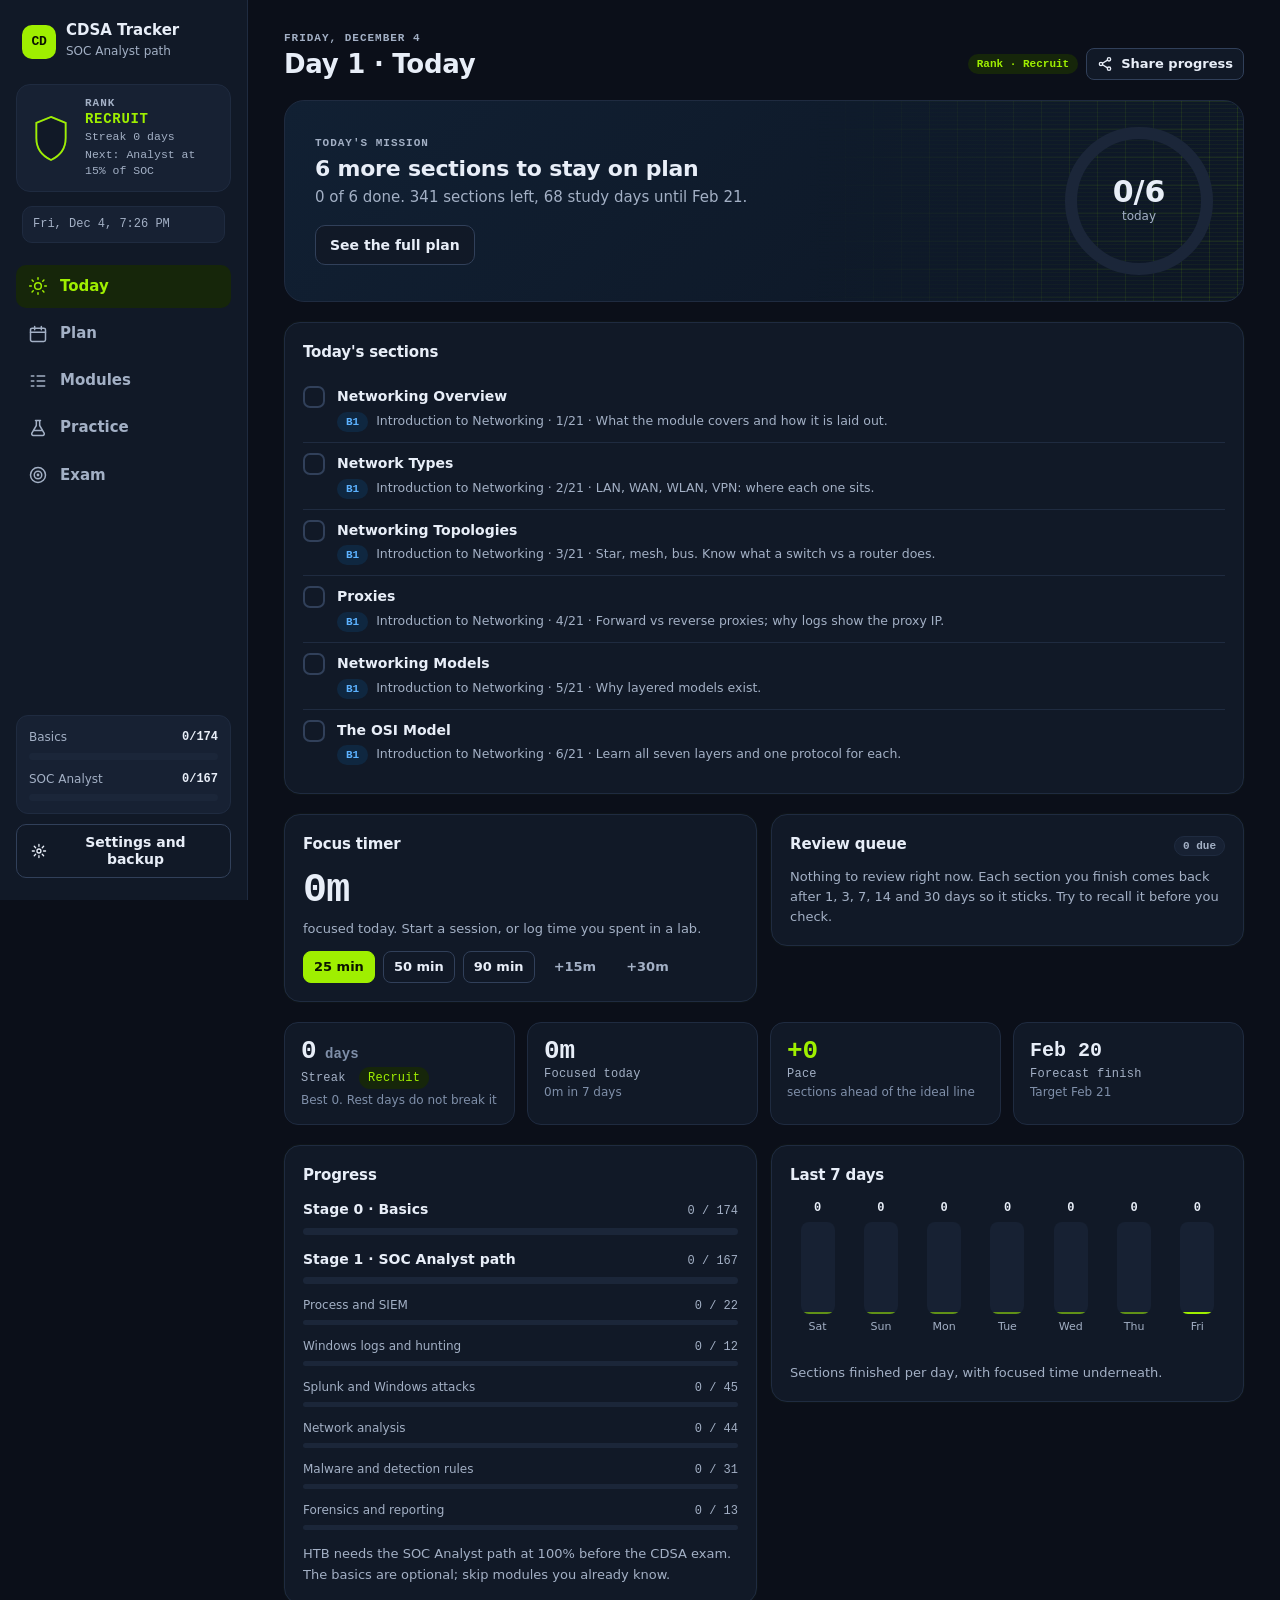
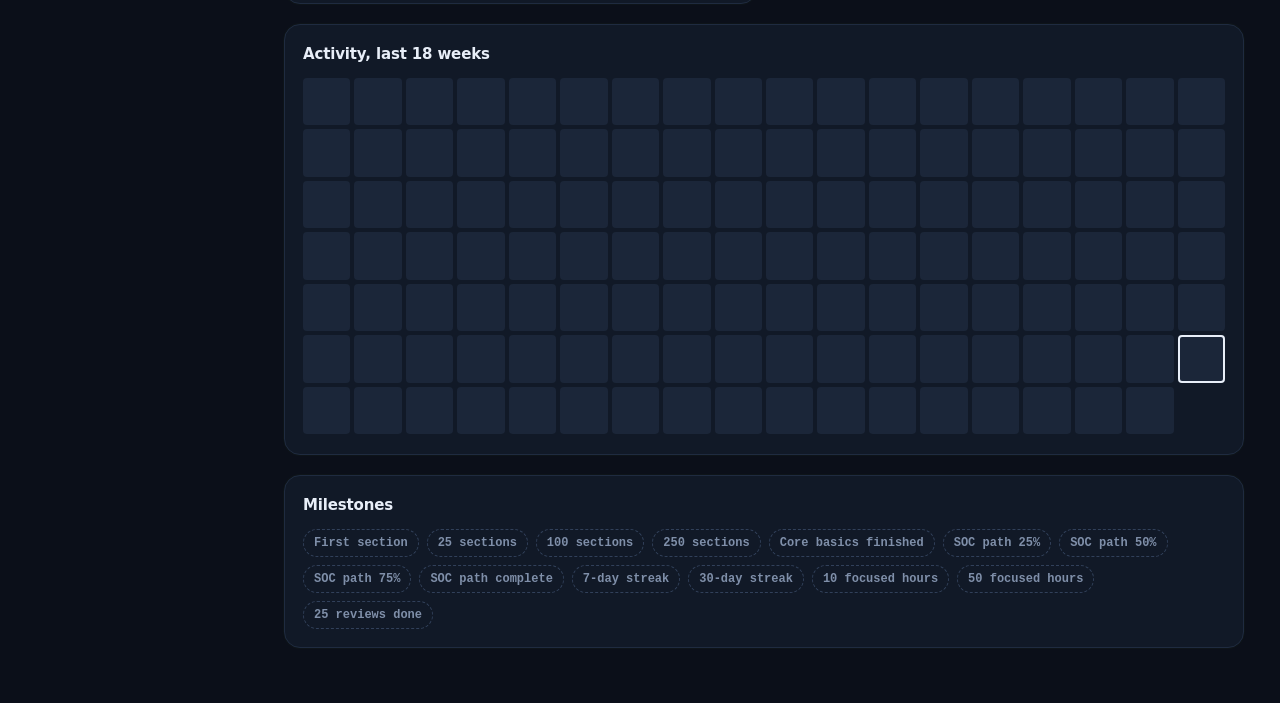
<file: index.html>
<!doctype html>
<html lang="en">
<head>
<meta charset="utf-8">
<meta http-equiv="Content-Security-Policy" content="default-src 'none'; script-src 'sha256-7EIPvRY0uutGGiTaBfD/vRWsAVejXaih6EYZ9nu87ek=' 'sha256-0o65CtOg0v5YmiGUtoMjpgddCLP/NFVtJpDNUG2OOBg='; style-src 'unsafe-inline'; style-src-elem 'sha256-Gv2W9XyReNjfd8E2wfzL4UESgECtZlPO7viBG4Su6fE='; style-src-attr 'unsafe-inline'; img-src data: blob:; connect-src 'none'; font-src 'none'; frame-src 'none'; object-src 'none'; base-uri 'none'; form-action 'none'">
<meta name="referrer" content="no-referrer">
<meta name="viewport" content="width=device-width,initial-scale=1,viewport-fit=cover">
<title>CDSA Study Tracker</title>
<meta name="theme-color" content="#0B0F19" media="(prefers-color-scheme: dark)">
<meta name="theme-color" content="#F1F4F9" media="(prefers-color-scheme: light)">
<script>/* set the theme before first paint (dark is the default) */try{var _s=JSON.parse(localStorage.getItem("cdsa-tracker-v4")||"null"),_t=_s&&_s.theme;if(_t==="light"||_t==="dark")document.documentElement.setAttribute("data-theme",_t);else if(_t!=="system")document.documentElement.setAttribute("data-theme","dark");}catch(e){document.documentElement.setAttribute("data-theme","dark");}</script>
<meta name="description" content="A section-by-section study tracker for the HTB SOC Analyst path and the CDSA exam. Works offline; progress is saved in your browser.">
<style>
:root{
  /* HTB CDSA theme: dark is the default. Colours and style only, no logos or artwork. */
  --bg:#0B0F19; --surface:#111927; --surface2:#172133; --line:#1F2B40; --line2:#31405A;
  --fg:#E8EEF8; --muted:#A3B0C5; --faint:#7F8FA9;
  --accent:#9FEF00; --accent-fg:#0B1300; --accent-soft:#16260A; --accent-t:#9FEF00;
  --cyan:#5CB2FF; --cyan-soft:#0F2740;
  --amber:#FFAF00; --amber-soft:#33260A;
  --bad:#FF3E3E; --bad-soft:#3A1416;
  --ring-track:#1B2639; --shadow:0 0 0 1px rgba(159,239,0,.02);
  --f-head:'Sora',system-ui,-apple-system,'Segoe UI',sans-serif;
  --f-body:'Inter',system-ui,-apple-system,'Segoe UI',sans-serif;
  --f-mono:'JetBrains Mono',ui-monospace,'SF Mono',Menlo,Consolas,monospace;
  --h1:#112033; --h2:#0D1624; --grid:rgba(159,239,0,.10); --scan:rgba(159,239,0,.05);
  color-scheme:dark;
}
@media (prefers-color-scheme:light){
  :root:not([data-theme="dark"]){
    --bg:#F1F4F9; --surface:#FFFFFF; --surface2:#F5F7FB; --line:#DFE5EE; --line2:#C3CDDB;
    --fg:#0B1220; --muted:#4A5870; --faint:#5F6E87;
    --accent:#2F7D00; --accent-fg:#FFFFFF; --accent-soft:#E4F5CD; --accent-t:#286B00;
    --cyan:#0A6FA3; --cyan-soft:#DDF0FB;
    --amber:#8A5300; --amber-soft:#FFF0D1;
    --bad:#B3261E; --bad-soft:#FBE4E1;
    --ring-track:#E3E9F1; --shadow:0 1px 2px rgba(11,18,32,.05),0 6px 20px rgba(11,18,32,.05);
    --h1:#EAF8D7; --h2:#F6FBEE; --grid:rgba(47,125,0,.14); --scan:rgba(47,125,0,.06);
    color-scheme:light;
  }
}
:root[data-theme="light"]{
  --bg:#F1F4F9; --surface:#FFFFFF; --surface2:#F5F7FB; --line:#DFE5EE; --line2:#C3CDDB;
  --fg:#0B1220; --muted:#4A5870; --faint:#5F6E87;
  --accent:#2F7D00; --accent-fg:#FFFFFF; --accent-soft:#E4F5CD; --accent-t:#286B00;
  --cyan:#0A6FA3; --cyan-soft:#DDF0FB;
  --amber:#8A5300; --amber-soft:#FFF0D1;
  --bad:#B3261E; --bad-soft:#FBE4E1;
  --ring-track:#E3E9F1; --shadow:0 1px 2px rgba(11,18,32,.05),0 6px 20px rgba(11,18,32,.05);
  --h1:#EAF8D7; --h2:#F6FBEE; --grid:rgba(47,125,0,.14); --scan:rgba(47,125,0,.06);
  color-scheme:light;
}
*{box-sizing:border-box}
html{-webkit-text-size-adjust:100%}
body{margin:0;background:var(--bg);color:var(--fg);font:15px/1.55 var(--f-body);-webkit-font-smoothing:antialiased}
button,input,textarea,select{font:inherit;color:inherit}
button{cursor:pointer}
a{color:var(--accent-t)}
h1,h2,h3,h4{font-family:var(--f-head);margin:0;letter-spacing:-.01em;text-wrap:balance}
p{margin:0}
.mono{font-family:var(--f-mono);font-variant-numeric:tabular-nums}
:focus-visible{outline:2px solid var(--accent-t);outline-offset:2px;border-radius:6px}

/* shell */
.app{display:grid;grid-template-columns:minmax(0,1fr);min-height:100vh}
.side{display:none}
.main{min-width:0;padding:20px max(16px,env(safe-area-inset-left,0px)) 108px max(16px,env(safe-area-inset-right,0px))}
.wrap{max-width:1040px;margin:0 auto;display:flex;flex-direction:column;gap:20px;width:100%}
.wrap .wrap{margin:0;max-width:none}
@media (min-width:960px){
  .app{grid-template-columns:248px minmax(0,1fr)}
  .side{display:flex;flex-direction:column;gap:22px;position:sticky;top:0;height:100vh;padding:22px 16px;border-right:1px solid var(--line);background:var(--surface)}
  .main{padding:32px 36px 60px}
  .bottom{display:none!important}
}
.brand{display:flex;align-items:center;gap:10px;padding:0 6px}
.logo{width:34px;height:34px;border-radius:10px;background:var(--accent);color:var(--accent-fg);display:grid;place-items:center;font:700 13px var(--f-mono);letter-spacing:-.02em}
.brand b{display:block;font:700 15px var(--f-head);line-height:1.1}
.brand small{color:var(--muted);font-size:12px}
.nav{display:flex;flex-direction:column;gap:4px}
.nav button{display:flex;align-items:center;gap:12px;border:0;background:transparent;padding:10px 12px;border-radius:10px;color:var(--muted);font-weight:600;text-align:left}
.nav button:hover{background:var(--surface2);color:var(--fg)}
.nav button[aria-current="page"]{background:var(--accent-soft);color:var(--accent-t)}
.nav svg,.bottom svg{width:20px;height:20px;flex:none;stroke:currentColor;fill:none;stroke-width:1.8;stroke-linecap:round;stroke-linejoin:round}
.side-foot{margin-top:auto;display:flex;flex-direction:column;gap:10px}
.mini{background:var(--surface2);border:1px solid var(--line);border-radius:12px;padding:12px}
.mini .row{display:flex;justify-content:space-between;font-size:12px;color:var(--muted);margin-bottom:6px}
.mini .row b{color:var(--fg);font-family:var(--f-mono)}
.bottom{position:fixed;left:0;right:0;bottom:0;z-index:20;display:grid;grid-template-columns:repeat(5,1fr);background:color-mix(in srgb,var(--surface) 92%,transparent);backdrop-filter:blur(14px);-webkit-backdrop-filter:blur(14px);border-top:1px solid var(--line);padding:6px max(8px,env(safe-area-inset-left,0px)) calc(6px + env(safe-area-inset-bottom,0px)) max(8px,env(safe-area-inset-right,0px))}
.bottom button{display:flex;flex-direction:column;align-items:center;gap:3px;border:0;background:transparent;color:var(--muted);font-size:11px;font-weight:600;padding:6px 0;border-radius:10px}
.bottom button[aria-current="page"]{color:var(--accent-t)}
.bottom button[aria-current="page"] svg{stroke-width:2.2}

/* generic */
.top{display:flex;align-items:flex-end;justify-content:space-between;gap:12px;flex-wrap:wrap}
.top h1{font-size:26px;line-height:1.15;margin-top:6px}
.top p{color:var(--muted);margin-top:4px;max-width:60ch}
.card{background:var(--surface);border:1px solid var(--line);border-radius:16px;box-shadow:var(--shadow);padding:18px}
.card h3{font-size:15px;margin-bottom:12px}
.eyebrow{font:600 11px var(--f-mono);letter-spacing:.09em;text-transform:uppercase;color:var(--muted)}
.btn{display:inline-flex;align-items:center;justify-content:center;gap:8px;border:1px solid var(--line2);background:var(--surface);color:var(--fg);padding:9px 14px;border-radius:10px;font-weight:600;font-size:14px;line-height:1.2;min-height:40px}
.btn:hover{background:var(--surface2)}
.btn.primary{background:var(--accent);border-color:var(--accent);color:var(--accent-fg)}
.btn.primary:hover{filter:brightness(1.06)}
.btn.sm{padding:6px 10px;min-height:32px;font-size:13px;border-radius:8px}
.btn.ghost{border-color:transparent;background:transparent;color:var(--muted)}
.btn.ghost:hover{background:var(--surface2);color:var(--fg)}
.btn.danger{color:var(--bad);border-color:var(--bad-soft)}
.btn svg{width:16px;height:16px;stroke:currentColor;fill:none;stroke-width:2;stroke-linecap:round;stroke-linejoin:round}
.chip{display:inline-flex;align-items:center;gap:5px;font:600 11px var(--f-mono);padding:3px 8px;border-radius:999px;background:var(--surface2);color:var(--muted);border:1px solid var(--line);white-space:nowrap}
.chip.acc{background:var(--accent-soft);color:var(--accent-t);border-color:transparent}
.chip.cy{background:var(--cyan-soft);color:var(--cyan);border-color:transparent}
.chip.am{background:var(--amber-soft);color:var(--amber);border-color:transparent}
.chip.bad{background:var(--bad-soft);color:var(--bad);border-color:transparent}
.bar{height:7px;border-radius:99px;background:var(--ring-track);overflow:hidden}
.bar i{display:block;position:relative;overflow:hidden;height:100%;border-radius:99px;background:var(--accent);transition:width .35s ease}
.bar.cy i{background:var(--cyan)}
input[type=text],input[type=date],input[type=number],input[type=search],textarea,select{width:100%;background:var(--surface2);border:1px solid var(--line2);border-radius:10px;padding:9px 12px;min-height:40px}
textarea{resize:vertical;min-height:84px;line-height:1.5}
input:focus,textarea:focus,select:focus{outline:2px solid var(--accent-t);outline-offset:0;border-color:transparent}
label.f{display:flex;flex-direction:column;gap:6px;font:600 12.5px var(--f-mono);color:var(--muted)}
.grid2{display:grid;gap:14px;grid-template-columns:minmax(0,1fr);align-items:start}
.grid2>*,.card,.hero>*,.tiles>*,.wrap>*{min-width:0}
a.btn{text-decoration:none}
a.btn.primary{color:var(--accent-fg)}
@media (min-width:760px){.grid2{grid-template-columns:minmax(0,1fr) minmax(0,1fr)}}
.tiles{display:grid;gap:12px;grid-template-columns:repeat(2,minmax(0,1fr))}
@media (min-width:760px){.tiles{grid-template-columns:repeat(4,minmax(0,1fr))}}
.tile{background:var(--surface);border:1px solid var(--line);border-radius:14px;padding:14px 16px;display:flex;flex-direction:column;gap:2px;min-width:0}
.tile b{font:700 26px/1.1 var(--f-mono);font-variant-numeric:tabular-nums}
.tile span{color:var(--muted);font:500 12px var(--f-mono);letter-spacing:.02em}
.tile small{color:var(--faint);font-size:12px}
.good{color:var(--accent-t)} .warnt{color:var(--amber)} .badt{color:var(--bad)}

/* checkbox */
.cb{appearance:none;-webkit-appearance:none;width:22px;height:22px;flex:none;margin:0;border-radius:7px;border:2px solid var(--line2);background:var(--surface);display:inline-grid;place-items:center;cursor:pointer;transition:background .12s,border-color .12s}
.cb:hover{border-color:var(--accent-t)}
.cb:checked{background:var(--accent-soft);border-color:var(--accent)}
.cb:checked::after{content:"";width:6px;height:11px;border:solid var(--accent-t);border-width:0 2.5px 2.5px 0;transform:translateY(-1px) rotate(45deg)}

/* dashboard */
.hero{position:relative;isolation:isolate;overflow:hidden;display:grid;gap:18px;grid-template-columns:minmax(0,1fr);background:linear-gradient(135deg,var(--h1),var(--h2));border:1px solid var(--line);border-radius:20px;padding:22px}
/* grid + scanline texture: hero only, masked away from the text column */
.hero::before{content:"";position:absolute;inset:0;z-index:-1;pointer-events:none;background:linear-gradient(var(--grid) 1px,transparent 1px) 0 0/28px 28px,linear-gradient(90deg,var(--grid) 1px,transparent 1px) 0 0/28px 28px,repeating-linear-gradient(0deg,var(--scan) 0 1px,transparent 1px 4px);-webkit-mask-image:linear-gradient(to top,#000 0,transparent 42%);mask-image:linear-gradient(to top,#000 0,transparent 42%)}
@media (min-width:760px){.hero::before{-webkit-mask-image:linear-gradient(to left,#000 0,transparent 46%);mask-image:linear-gradient(to left,#000 0,transparent 46%)}}
@media (min-width:760px){.hero{grid-template-columns:minmax(0,1fr) auto;align-items:center;padding:26px 30px}}
.hero h2{font-size:22px;line-height:1.25;margin:6px 0 4px}
.hero .hint{color:var(--muted);margin-bottom:16px;max-width:56ch}
.hero .acts{display:flex;gap:10px;flex-wrap:wrap}
.ringbox{position:relative;width:148px;height:148px;justify-self:center}
.ringbox svg{width:100%;height:100%;transform:rotate(-90deg)}
.ringbox .c{position:absolute;inset:0;display:grid;place-content:center;text-align:center}
.ringbox .c b{font:700 30px/1 var(--f-head)}
.ringbox .c span{font-size:12px;color:var(--muted)}
.stagebar{display:flex;flex-direction:column;gap:14px}
.sb{display:flex;flex-direction:column;gap:7px}
.sb .l{display:flex;justify-content:space-between;gap:10px;align-items:baseline}
.sb .l b{font-size:14px}
.sb .l span{font:500 12px var(--f-mono);color:var(--muted)}
.heat{display:grid;grid-auto-flow:column;grid-template-rows:repeat(7,1fr);gap:4px}
.heat i{aspect-ratio:1;border-radius:4px;background:var(--ring-track);min-width:0}
.heat i.l1{background:color-mix(in srgb,var(--accent) 32%,var(--ring-track))}
.heat i.l2{background:color-mix(in srgb,var(--accent) 58%,var(--ring-track))}
.heat i.l3{background:color-mix(in srgb,var(--accent) 82%,var(--ring-track))}
.heat i.l4{background:var(--accent)}
.heat i.today{outline:2px solid var(--fg);outline-offset:-2px}
.heatwrap{overflow-x:auto;padding-bottom:2px}
.heatwrap .heat{min-width:420px}
.legend{display:flex;align-items:center;gap:5px;font-size:11px;color:var(--faint);margin-top:8px;justify-content:flex-end}
.legend i{width:11px;height:11px;border-radius:3px;background:var(--ring-track)}
.upnext{display:flex;flex-direction:column;gap:2px}
.up{display:flex;align-items:center;gap:12px;padding:10px 4px;border-top:1px solid var(--line);text-align:left;background:none;border-left:0;border-right:0;border-bottom:0;width:100%}
.up:first-child{border-top:0}
.up:hover{background:var(--surface2)}
.up .n{flex:1;min-width:0}
.up .n b{display:block;font-size:14px;white-space:nowrap;overflow:hidden;text-overflow:ellipsis}
.up .n small{color:var(--muted);font-size:12px}

/* path */
.tools{display:flex;gap:10px;flex-wrap:wrap;align-items:center}
.tools .search{flex:1 1 220px}
.pills{display:flex;gap:6px;flex-wrap:wrap}
.pill{border:1px solid var(--line2);background:var(--surface);color:var(--muted);padding:6px 12px;border-radius:999px;font-size:13px;font-weight:600}
.pill[aria-pressed="true"]{background:var(--fg);color:var(--bg);border-color:var(--fg)}
.stage{display:flex;flex-direction:column;gap:12px}
.stage-h{display:flex;align-items:center;gap:12px;padding:6px 2px}
.stage-h .no{width:40px;height:40px;border-radius:12px;display:grid;place-items:center;font:700 15px var(--f-mono);background:var(--cyan-soft);color:var(--cyan);flex:none}
.stage-h.s1 .no{background:var(--accent-soft);color:var(--accent-t)}
.stage-h h2{font-size:19px}
.stage-h p{color:var(--muted);font-size:13px}
.stage-h .r{margin-left:auto;font:600 13px var(--f-mono);color:var(--muted);white-space:nowrap}
.phase{font:600 11px var(--f-mono);letter-spacing:.09em;text-transform:uppercase;color:var(--faint);margin:10px 2px 0}
.mod{background:var(--surface);border:1px solid var(--line);border-radius:16px;box-shadow:var(--shadow);overflow:hidden}
.mod.done{border-color:color-mix(in srgb,var(--accent) 45%,var(--line))}
.mod.skipped{opacity:.6}
.mh{display:flex;align-items:center;gap:12px;width:100%;border:0;background:transparent;padding:14px 16px;text-align:left}
.mh:hover{background:var(--surface2)}
.idx{width:34px;height:34px;border-radius:10px;background:var(--surface2);border:1px solid var(--line);display:grid;place-items:center;font:700 12px var(--f-mono);color:var(--muted);flex:none}
.mod.done .idx{background:var(--accent);border-color:var(--accent);color:var(--accent-fg)}
.mh .t{flex:1;min-width:0;display:flex;flex-direction:column;gap:6px}
.mh .t b{font:600 15px/1.3 var(--f-head)}
.mh .meta{display:flex;gap:6px;flex-wrap:wrap;align-items:center}
.mh .pr{display:flex;flex-direction:column;align-items:flex-end;gap:6px;width:92px;flex:none}
.mh .pr span{font:600 12px var(--f-mono);color:var(--muted)}
.mh .pr .bar{width:100%}
.chev{width:18px;height:18px;stroke:var(--faint);fill:none;stroke-width:2;flex:none;transition:transform .2s}
.mod.open .chev{transform:rotate(180deg)}
.mb{border-top:1px solid var(--line);padding:16px;display:grid;gap:18px;grid-template-columns:minmax(0,1fr)}
@media (min-width:860px){.mb{grid-template-columns:minmax(0,1.15fr) minmax(0,1fr);padding:18px 20px}}
.mb-top{grid-column:1/-1;display:flex;gap:8px;flex-wrap:wrap;align-items:center}
.secs{display:flex;flex-direction:column;border:1px solid var(--line);border-radius:12px;overflow:hidden}
.sec{display:flex;gap:12px;align-items:flex-start;padding:10px 12px;border-top:1px solid var(--line);background:var(--surface)}
.sec:first-child{border-top:0}
.sec:hover{background:var(--surface2)}
.sec .cb{margin-top:1px}
.sec .tx{flex:1;min-width:0;cursor:pointer}
.sec .tx b{display:block;font-weight:600;font-size:14px;line-height:1.35}
.sec .tx small{display:block;color:var(--muted);font-size:12.5px;margin-top:1px}
.sec .no{font:500 11px var(--f-mono);color:var(--faint);margin-right:6px}
.sec.done .tx b{color:var(--muted);text-decoration:line-through;text-decoration-color:var(--line2)}
.sec.done .tx small{color:var(--faint)}
.sec .d{font:500 10.5px var(--f-mono);color:var(--faint);white-space:nowrap;margin-top:3px}
.flag{border:0;background:transparent;color:var(--line2);padding:2px;border-radius:6px;margin-top:-1px}
.flag svg{width:18px;height:18px;stroke:currentColor;fill:none;stroke-width:1.8;stroke-linejoin:round}
.flag:hover{color:var(--amber)}
.flag.on{color:var(--amber)} .flag.on svg{fill:currentColor}
.guide{display:flex;flex-direction:column;gap:16px;min-width:0}
.guide h4{font:600 11px var(--f-mono);letter-spacing:.09em;text-transform:uppercase;color:var(--muted);margin-bottom:6px}
.guide ul{margin:0;padding-left:18px;display:flex;flex-direction:column;gap:5px;font-size:14px}
.guide li::marker{color:var(--accent-t)}
.guide p{font-size:14px}
.note-box{display:flex;flex-direction:column;gap:6px}
.empty{padding:28px;text-align:center;color:var(--muted)}

/* lists */
.checks{display:flex;flex-direction:column}
.crow{display:flex;gap:12px;align-items:flex-start;padding:11px 0;border-top:1px solid var(--line)}
.crow:first-child{border-top:0}
.crow label{flex:1;min-width:0;display:flex;gap:12px;align-items:flex-start;cursor:pointer}
.crow .tx small{display:block;color:var(--muted);font-size:12.5px}
.crow.done .tx>b{color:var(--muted);text-decoration:line-through}
.count{display:flex;align-items:center;gap:6px}
.count .btn{padding:0;width:32px;min-height:32px}
.count b{min-width:44px;text-align:center;font-family:var(--f-mono)}
.codebox{position:relative}
.codebox pre{margin:0;background:var(--surface2);border:1px solid var(--line);border-radius:12px;padding:46px 14px 14px;overflow-x:auto;font:13px/1.55 var(--f-mono);white-space:pre-wrap;overflow-wrap:anywhere}
.codebox .btn{position:absolute;top:8px;right:8px}
.evs{display:grid;gap:12px;grid-template-columns:minmax(0,1fr)}
@media (min-width:760px){.evs{grid-template-columns:minmax(0,1fr) minmax(0,1fr)}}
.ev{background:var(--surface2);border:1px solid var(--line);border-radius:12px;padding:14px;display:flex;flex-direction:column;gap:8px}
.ev b{font-size:14px}
.ev .mono{color:var(--accent-t);font-size:12.5px}
.ev small{color:var(--muted)}
.res{display:flex;gap:12px;align-items:center;padding:12px 0;border-top:1px solid var(--line);text-decoration:none;color:inherit}
.res:first-child{border-top:0}
.res:hover b{text-decoration:underline}
.res .n{flex:1;min-width:0}
.res .n small{display:block;color:var(--muted)}
.res .n em{font:500 11px var(--f-mono);color:var(--faint);font-style:normal}
.app-row{display:flex;gap:12px;align-items:center;padding:12px 0;border-top:1px solid var(--line);flex-wrap:wrap}
.app-row:first-child{border-top:0}
.app-row .n{flex:1;min-width:160px}
.app-row .n small{display:block;color:var(--muted)}
.row2{display:grid;gap:10px;grid-template-columns:1fr}
@media (min-width:640px){.row2{grid-template-columns:1fr 1fr auto}}

/* dialog + toast */
dialog{border:1px solid var(--line2);background:var(--surface);color:var(--fg);border-radius:20px;padding:0;width:min(560px,calc(100vw - 24px));max-height:calc(100vh - 32px);box-shadow:0 24px 80px rgba(0,0,0,.35)}
dialog::backdrop{background:rgba(5,8,14,.6);backdrop-filter:blur(3px)}
.dlg{display:flex;flex-direction:column;max-height:inherit}
.dlg header{display:flex;justify-content:space-between;align-items:center;padding:16px 20px;border-bottom:1px solid var(--line)}
.dlg header h3{font-size:17px}
.dlg .body{padding:18px 20px;overflow:auto;display:flex;flex-direction:column;gap:18px}
.dlg h4{font:600 11px var(--f-mono);letter-spacing:.09em;text-transform:uppercase;color:var(--muted);margin-bottom:8px}
.days{display:flex;gap:6px;flex-wrap:wrap}
.days button{width:44px;height:40px;border-radius:10px;border:1px solid var(--line2);background:var(--surface2);font-weight:600;font-size:13px;color:var(--muted)}
.days button[aria-pressed="true"]{background:var(--accent);border-color:var(--accent);color:var(--accent-fg)}
.seg{display:inline-flex;border:1px solid var(--line2);border-radius:10px;overflow:hidden}
.seg button{border:0;background:var(--surface2);padding:8px 14px;font-weight:600;font-size:13px;color:var(--muted)}
.seg button[aria-pressed="true"]{background:var(--fg);color:var(--bg)}
.mlist{display:flex;flex-direction:column;max-height:230px;overflow:auto;border:1px solid var(--line);border-radius:12px}
.mlist label{display:flex;gap:10px;align-items:center;padding:8px 12px;border-top:1px solid var(--line);font-size:14px;cursor:pointer}
.mlist label:first-child{border-top:0}
.toast{position:fixed;left:50%;bottom:calc(86px + env(safe-area-inset-bottom,0px));transform:translate(-50%,20px);opacity:0;pointer-events:none;background:var(--surface2);color:var(--fg);border:1px solid var(--accent);padding:10px 14px;border-radius:12px;display:flex;gap:14px;align-items:center;font-size:14px;font-weight:500;z-index:60;transition:all .2s;max-width:calc(100vw - 32px);box-shadow:0 10px 30px rgba(0,0,0,.35)}
@media (min-width:960px){.toast{bottom:28px}}
.toast.on{opacity:1;transform:translate(-50%,0);pointer-events:auto}
.toast button{border:0;background:transparent;color:var(--accent-t);font-weight:700;text-decoration:underline;padding:0}
.note{font-size:13px;color:var(--muted)}
.hide{display:none!important}
@media (prefers-reduced-motion:reduce){*{transition:none!important}}

/* day plan */
.weekgrp{display:flex;flex-direction:column;gap:10px}
.wkh{display:flex;justify-content:space-between;align-items:baseline;gap:10px;padding:14px 2px 2px;font-size:13px;color:var(--muted)}
.wkh b{font:600 12px var(--f-mono);letter-spacing:.06em;text-transform:uppercase;color:var(--faint)}
.day{background:var(--surface);border:1px solid var(--line);border-radius:14px;overflow:hidden}
.day.today{border-color:var(--accent);box-shadow:0 0 0 1px var(--accent) inset}
.day.done{border-color:color-mix(in srgb,var(--accent) 40%,var(--line))}
.dh{display:flex;align-items:center;gap:12px;width:100%;border:0;background:transparent;padding:12px 14px;text-align:left}
.dh:hover{background:var(--surface2)}
.dn{width:34px;height:34px;border-radius:10px;background:var(--surface2);border:1px solid var(--line);display:grid;place-items:center;font-weight:700;font-size:12px;color:var(--muted);flex:none}
.day.done .dn{background:var(--accent);border-color:var(--accent);color:var(--accent-fg)}
.day.today .dn{border-color:var(--accent);color:var(--accent-t)}
.dh .t{flex:1;min-width:0;display:flex;flex-direction:column}
.dh .t b{font-size:14.5px}
.dh .t small{color:var(--muted);font-size:12.5px;white-space:nowrap;overflow:hidden;text-overflow:ellipsis}
.dh .cnt{font-size:12px;font-weight:600;color:var(--muted)}
.day.open .chev{transform:rotate(180deg)}
.db{border-top:1px solid var(--line);padding:6px 14px 14px}
.dr{display:flex;gap:12px;align-items:flex-start;padding:10px 0;border-top:1px solid var(--line)}
.dr:first-child{border-top:0}
.dr label{flex:1;min-width:0;cursor:pointer}
.dr label b{display:block;font-weight:600;font-size:14px}
.dr label small{display:block;color:var(--muted);font-size:12.5px;margin-top:3px;line-height:1.6}
.dr label small .chip{margin-right:4px}
.dr.done label b{color:var(--muted);text-decoration:line-through;text-decoration-color:var(--line2)}
.dfoot{display:flex;flex-direction:column;gap:10px;align-items:flex-start;margin-top:10px}
.dfoot textarea{min-height:64px}
.bottom{grid-template-columns:repeat(5,1fr)}
.bottom button{font-size:10.5px}

.side .clock{margin:-8px 6px 0;font-size:12px;color:var(--muted);padding:8px 10px;background:var(--surface2);border:1px solid var(--line);border-radius:10px}
.mtop .clock{display:block}

/* v4 additions */
.dlist{display:flex;flex-direction:column}
.dlist .dr:first-child{border-top:0}
.tm{font-size:40px;font-weight:700;letter-spacing:-.02em;line-height:1.1}
.row-btn{display:flex;gap:8px;flex-wrap:wrap}
.rv{display:flex;gap:12px;justify-content:space-between;align-items:flex-start;padding:12px 0;border-top:1px solid var(--line)}
.rvn{flex:1;min-width:0}
.rvn b{display:block;font-size:14px}
.rvn small{color:var(--muted);font-size:12.5px}
.rvn details{margin-top:6px;font-size:13px;color:var(--muted)}
.rvn summary{cursor:pointer;color:var(--accent-t);font-weight:600}
.rvb{display:flex;gap:6px;flex-wrap:wrap;justify-content:flex-end}
.badges{display:flex;gap:8px;flex-wrap:wrap}
.bdg{font:600 12px var(--f-mono);padding:6px 10px;border-radius:999px;border:1px dashed var(--line2);color:var(--faint)}
.bdg.on{border-style:solid;border-color:transparent;background:var(--accent-soft);color:var(--accent-t)}
.wk{display:grid;grid-template-columns:repeat(7,1fr);gap:8px;align-items:end}
.wc{display:flex;flex-direction:column;align-items:center;gap:4px;min-width:0}
.wc .wb{width:100%;max-width:34px;height:92px;display:flex;align-items:flex-end;background:var(--surface2);border-radius:8px;overflow:hidden}
.wc .wb i{display:block;width:100%;background:var(--accent);opacity:.55;border-radius:6px 6px 0 0}
.wc.td .wb i{opacity:1}
.wc .wn{font-size:12px;font-weight:700}
.wc .wd{font-size:11px;color:var(--muted)}
.wc .wm{font-size:10px;color:var(--faint);min-height:12px}
.res{display:flex;gap:10px;align-items:center;padding:10px 0;border-top:1px solid var(--line)}
.res:first-child{border-top:0}
.res .n{flex:1;min-width:0;text-decoration:none;color:inherit}
.res .n b{display:block}
.res .n:hover b{text-decoration:underline}
.res .n small{display:block;color:var(--muted);font-size:12.5px}
.res .n em{font:500 11px var(--f-mono);color:var(--faint);font-style:normal}
.star{border:0;background:transparent;color:var(--line2);padding:4px;border-radius:8px;flex:none}
.star svg{width:20px;height:20px;stroke:currentColor;fill:none;stroke-width:1.8;stroke-linejoin:round}
.star:hover{color:var(--amber)}
.star.on{color:var(--amber)}.star.on svg{fill:currentColor}
.day.missed{opacity:.85}
.day.missed .dn{border-style:dashed}

/* problems after module */
.probs{border:1px solid var(--line);border-radius:var(--r2,14px);padding:14px 16px;background:var(--card2,transparent);min-width:0}
.probs.ready{border-color:var(--accent-t);box-shadow:0 0 0 3px color-mix(in srgb,var(--accent-t) 14%,transparent)}
.probs-h{display:flex;justify-content:space-between;align-items:baseline;gap:10px}
.probs-h h4{font:600 11px var(--f-mono);letter-spacing:.09em;text-transform:uppercase;color:var(--accent-t);margin:0}
.probs .note{margin:4px 0 6px;font-size:13px}
.prob .meta{display:flex;flex-wrap:wrap;gap:6px;margin-top:6px}
.prob>.btn{flex:none;max-width:42%;white-space:normal;text-align:center}
.rmlist{display:flex;flex-direction:column;gap:8px}
.rm{border:1px solid var(--line);border-radius:12px;padding:0 14px;min-width:0}
.rm summary{display:flex;gap:10px;align-items:center;padding:12px 0;cursor:pointer;list-style:none}
.rm summary::-webkit-details-marker{display:none}
.rm summary b{flex:1;min-width:0}
.rm summary .idx{font:600 12px var(--f-mono);color:var(--accent-t);min-width:26px}
.rm[open] summary{border-bottom:1px solid var(--line)}
.tips{margin:0;padding-left:18px;display:flex;flex-direction:column;gap:10px;font-size:14px}
.tips small{display:block;color:var(--muted);font-size:12px}
@media(max-width:560px){.prob{flex-wrap:wrap}.prob>label{flex:1 1 100%}.prob>.btn{max-width:none;margin-left:34px}}

.mtop{display:flex;align-items:center;justify-content:space-between;gap:10px;margin:-4px 0 14px}
@media (min-width:960px){.mtop{display:none}}

/* rank + shield */
.rankcard{display:flex;align-items:center;gap:12px;padding:12px;border:1px solid var(--line);border-radius:14px;background:var(--surface2)}
.shield{width:44px;height:52px;flex:none;display:block}
.shield .out{fill:var(--surface);stroke:var(--line2);stroke-width:2}
.shield .fill{fill:var(--accent)}
.shield .rim{fill:none;stroke:var(--accent);stroke-width:2}
.shield .chk{fill:none;stroke:var(--accent-fg);stroke-width:4;stroke-linecap:round;stroke-linejoin:round}
.rk{min-width:0;display:flex;flex-direction:column;gap:2px}
.rk .nm{font:700 14px var(--f-mono);letter-spacing:.05em;text-transform:uppercase;color:var(--accent-t)}
.rk small{font:500 11.5px var(--f-mono);color:var(--muted);line-height:1.4}
.mrank{display:flex;align-items:center;gap:8px;min-width:0}
.mrank .shield{width:24px;height:28px}
.mrank .nm{font:700 11.5px var(--f-mono);letter-spacing:.05em;text-transform:uppercase;color:var(--accent-t);white-space:nowrap}
@media (max-width:430px){.mrank .nm{display:none}}
.top .chips{display:flex;gap:8px;flex-wrap:wrap;align-items:center}

/* settings switches */
.swrow{display:flex;align-items:center;justify-content:space-between;gap:14px;padding:10px 0;border-top:1px solid var(--line)}
.swrow:first-of-type{border-top:0;padding-top:0}
.swrow b{display:block;font-size:14px}
.swrow small{display:block;color:var(--muted);font-size:12.5px;margin-top:1px}
.swctl{display:flex;align-items:center;gap:8px;flex:none}
.swctl span{font:600 11px var(--f-mono);color:var(--muted);min-width:22px;text-align:right}
.switch{flex:none;width:46px;height:26px;border-radius:99px;border:2px solid var(--line2);background:var(--surface2);position:relative;padding:0;transition:background .15s,border-color .15s}
.switch::after{content:"";position:absolute;top:2px;left:2px;width:18px;height:18px;border-radius:50%;background:var(--faint);transition:transform .15s,background .15s}
.switch[aria-checked="true"]{background:var(--accent-soft);border-color:var(--accent)}
.switch[aria-checked="true"]::after{transform:translateX(20px);background:var(--accent)}

/* celebrations: everything here is decoration, never in the way of input */
.fx-cv{position:fixed;left:0;top:0;width:100vw;height:100vh;pointer-events:none;z-index:65}
@keyframes cbpop{0%{transform:scale(1)}40%{transform:scale(1.32)}100%{transform:scale(1)}}
@keyframes cbring{0%{box-shadow:0 0 0 0 color-mix(in srgb,var(--accent) 70%,transparent)}100%{box-shadow:0 0 0 12px transparent}}
@keyframes cbdraw{0%{clip-path:inset(11px 8.5px 0 0)}40%{clip-path:inset(11px 0 0 0)}100%{clip-path:inset(0 0 0 0)}}
.cb.pop{animation:cbpop .38s cubic-bezier(.3,1.6,.5,1),cbring .6s ease-out}
.cb.pop:checked::after{animation:cbdraw .34s ease-out .04s both}
@keyframes rowglow{from{background-color:color-mix(in srgb,var(--accent) 24%,transparent);box-shadow:inset 3px 0 0 var(--accent)}}
.glow{animation:rowglow 1.1s ease-out}
@keyframes shine{from{transform:translateX(-120%)}to{transform:translateX(320%)}}
.bar i.shine::after{content:"";position:absolute;top:0;bottom:0;left:0;width:45%;background:linear-gradient(90deg,transparent,rgba(255,255,255,.8),transparent);animation:shine .9s ease-out .35s 2 both}
@keyframes modglow{0%{box-shadow:0 0 0 0 color-mix(in srgb,var(--accent) 60%,transparent)}100%{box-shadow:0 0 0 14px transparent}}
.mod.just{animation:modglow 1s ease-out}
@keyframes ringpulse{0%{transform:scale(1)}35%{transform:scale(1.08)}100%{transform:scale(1)}}
@keyframes ripple{0%{opacity:.75;transform:scale(.9)}100%{opacity:0;transform:scale(1.55)}}
.ringbox.pulse{animation:ringpulse .7s ease-out}
.ringbox.pulse::after{content:"";position:absolute;inset:0;border-radius:50%;border:3px solid var(--accent);animation:ripple .9s ease-out forwards;pointer-events:none}
.hero.done{border-color:var(--accent);box-shadow:0 0 0 1px var(--accent) inset}
.hero.done .eyebrow{color:var(--accent-t)}
/* static stand-in used instead of motion when the system asks for reduced motion */
.hl{outline:2px solid var(--accent);outline-offset:-2px;background-color:var(--accent-soft)}
.mod.hl,.hero.hl{outline-offset:0}
.ringbox.hl{outline-offset:2px;border-radius:50%;background-color:transparent}
.cb.hl{outline-offset:2px}
.ach{position:fixed;left:50%;top:calc(14px + env(safe-area-inset-top,0px));transform:translate(-50%,-16px);opacity:0;visibility:hidden;pointer-events:none;z-index:70;width:min(440px,calc(100vw - 24px));display:flex;gap:12px;align-items:flex-start;background:var(--surface);color:var(--fg);border:1px solid var(--accent);border-radius:16px;padding:14px 12px 14px 16px;box-shadow:0 16px 50px rgba(0,0,0,.45),0 0 0 3px color-mix(in srgb,var(--accent) 18%,transparent);transition:opacity .25s,transform .25s,visibility 0s .25s}
.ach.on{opacity:1;transform:translate(-50%,0);visibility:visible;pointer-events:auto;transition:opacity .25s,transform .25s,visibility 0s 0s}
.ach .ic{flex:none;width:34px;height:40px}
.ach .tx{flex:1;min-width:0}
.ach .eyebrow{color:var(--accent-t)}
.ach b{display:block;font:700 17px/1.25 var(--f-head);margin-top:2px}
.ach p{color:var(--muted);font-size:13.5px;margin-top:3px}
.ach p.also{font:500 12px var(--f-mono);color:var(--faint)}
.ach .x{flex:none;border:0;background:transparent;color:var(--muted);font:600 12px var(--f-mono);padding:4px 6px;border-radius:8px}
.ach .x:hover{background:var(--surface2);color:var(--fg)}
@media (prefers-reduced-motion:reduce){
  .cb.pop,.cb.pop:checked::after,.glow,.bar i.shine::after,.mod.just,.ringbox.pulse,.ringbox.pulse::after{animation:none!important}
  .ach{transform:translate(-50%,0)}
  .fx-cv{display:none!important}
}

</style>
</head>
<body>
<div class="app">
  <aside class="side">
    <div class="brand"><span class="logo" aria-hidden="true">CD</span><div><b>CDSA Tracker</b><small>SOC Analyst path</small></div></div>
    <div class="rankcard" id="rankcard"></div>
    <div class="clock mono" aria-label="Current date and time"></div>
    <nav class="nav" id="nav" aria-label="Sections"></nav>
    <div class="side-foot">
      <div class="mini" id="mini"></div>
      <button class="btn" data-act="settings"><svg viewBox="0 0 24 24"><circle cx="12" cy="12" r="3"/><path d="M12 2v3M12 19v3M2 12h3M19 12h3M4.9 4.9l2.1 2.1M17 17l2.1 2.1M4.9 19.1 7 17M17 7l2.1-2.1"/></svg>Settings and backup</button>
    </div>
  </aside>
  <main class="main">
    <div class="wrap">
      <div class="mtop"><div class="brand"><span class="logo" aria-hidden="true">CD</span><div><b>CDSA Tracker</b><small class="clock mono"></small></div></div><span class="mrank" id="mrank"></span><button class="btn sm" data-act="settings">Settings</button></div>
      <div id="view" class="wrap"></div>
    </div>
  </main>
  <nav class="bottom" id="bnav" aria-label="Sections"></nav>
</div>
<dialog id="dlg" aria-label="Settings"></dialog>
<div class="toast" id="toast" role="status" aria-live="polite"></div>
<div class="ach" id="ach" role="status" aria-live="polite"></div>
<script>
/* ---------- content: Stage 0 (basics) ---------- */
/* sec strings are "Title | one-line focus". Titles and counts match HTB Academy's public syllabus. */
var STAGE0 = [
 {id:'net', name:'Introduction to Networking', diff:'Fundamental', tier:'Core', slug:'introduction-to-networking',
  why:'Every alert, log line and packet capture in the path assumes you already know ports, protocols and how a connection is built. If this is shaky, Network Traffic Analysis and the IDS module will feel twice as hard.',
  learn:['How the OSI and TCP/IP models map onto real traffic','IPv4 addressing and subnetting by hand','What DNS, DHCP, HTTP, SMB, RDP and Kerberos do and which ports they use','TCP vs UDP, and what a normal handshake looks like'],
  practice:['Subnet ten random networks on paper until it is quick','Run Wireshark on your own machine, load one website, and find the DNS query, the TCP handshake and the HTTP request','Write a one-page port cheat sheet (53 DNS, 88 Kerberos, 445 SMB, 3389 RDP, 5985/5986 WinRM, 389/636 LDAP)'],
  can:['Explain what happens between typing a URL and the page loading','Work out the range, mask and broadcast of a /26','Tell a SYN scan from a normal connection in a capture'],
  sec:['Networking Overview | What the module covers and how it is laid out.','Network Types | LAN, WAN, WLAN, VPN: where each one sits.','Networking Topologies | Star, mesh, bus. Know what a switch vs a router does.','Proxies | Forward vs reverse proxies; why logs show the proxy IP.','Networking Models | Why layered models exist.','The OSI Model | Learn all seven layers and one protocol for each.','The TCP/IP Model | The four-layer version you will actually use.','Network Layer | Routing, hops, TTL.','IPv4 Addresses | Classes, private ranges, CIDR notation.','Subnetting | Do the exercises by hand until fast.','MAC Addresses | Layer 2 identity; what ARP resolves.','IPv6 Addresses | Format, shortening rules, link-local.','Networking Key Terminology | Vocabulary you will see in every later module.','Common Protocols | HTTP, FTP, SMB, DNS, SMTP and friends, with ports.','Wireless Networks | WPA basics and why Wi-Fi attacks leave traces.','Virtual Private Networks | Tunnels, and what a VPN hides from your logs.','Vendor Specific Information | Cisco-style device terms.','Key Exchange Mechanisms | Diffie-Hellman idea; no maths needed.','Authentication Protocols | Kerberos, NTLM, RADIUS at overview level.','TCP/UDP Connections | Handshake, flags, teardown. Needed for traffic analysis.','Cryptography | Hashing vs encryption vs signing.']},

 {id:'winf', name:'Windows Fundamentals', diff:'Fundamental', tier:'Core', slug:'windows-fundamentals',
  why:'The exam and most of the path are Windows telemetry. You cannot spot a rogue service, a strange registry key or a bad process tree without knowing what normal looks like.',
  learn:['How the file system, NTFS permissions and shares work','Registry hives and the keys attackers use for persistence','Services, processes and sessions, and which ones are normal','WMI, MMC and the built-in security features'],
  practice:['In a Windows VM, open Task Manager and Services and write down what is normal on a clean install','Browse the Run and RunOnce keys and learn what a legitimate entry looks like','Open Event Viewer and find one logon event (4624) yourself'],
  can:['Describe the parent and child you expect for explorer.exe, svchost.exe and services.exe','Name three registry locations used for persistence','Explain the difference between NTFS and share permissions'],
  sec:['Introduction to Windows | Versions and why the OS matters to defenders.','Operating System Structure | System folders: what lives in System32.','File System | NTFS features, alternate data streams.','NTFS vs. Share Permissions | Effective access when both apply.','Windows Registry | Hives, Run keys, persistence spots.','Windows Services & Processes | Normal parents; services.exe and svchost.exe.','Service Permissions | Weak service permissions as an attack path.','Windows Sessions | Interactive, service and network logons.','Interacting with the Windows Operating System | GUI, CMD, PowerShell, remote access.','Windows Management Instrumentation (WMI) | Used by admins and attackers alike.','Microsoft Management Console (MMC) | Snap-ins you will meet again in AD.','Windows Subsystem for Linux (WSL) | A blind spot for some tooling.','Desktop Experience vs. Server Core | What a server install looks like.','Windows Security | Defender, UAC, Credential Guard at overview level.','Skills Assessment - Windows Fundamentals | Do it without looking back at the notes.']},

 {id:'wcl', name:'Introduction to Windows Command Line', diff:'Easy', tier:'Core', slug:'introduction-to-windows-command-line',
  why:'You will pull evidence with PowerShell (Get-WinEvent, Get-Process, services, registry) and read attacker one-liners all the time. Reading a command line fluently is half of triage.',
  learn:['CMD and PowerShell navigation, files, services and scheduled tasks','Cmdlets, modules, pipelines and filtering','Querying the registry and the event log from the command line','Basic PowerShell scripting'],
  practice:['Use Get-WinEvent with -FilterHashtable to pull all 4625 events from the last day','List running processes with their parent process ID, then explain two of them','Write a three-line script that exports services set to auto-start'],
  can:['Filter an event log by ID and time range from PowerShell','Explain what a base64 -EncodedCommand argument is','List scheduled tasks and services without the GUI'],
  sec:['Introduction | Why the command line matters in IR.','Command Prompt Basics | Syntax, flags, redirection.','Getting Help | help, /?, Get-Help. Use them constantly.','System Navigation | cd, dir, pushd.','Working with Directories and Files - CMD | Create, copy, move, hide.','Gathering System Information | systeminfo, ver, hostname, whoami.','Finding Files and Directories | where, dir /s, findstr.','Environment Variables | %PATH% and why order matters.','Managing Services | sc and net start.','Working With Scheduled Tasks | schtasks: a favourite persistence spot.','CMD Vs. PowerShell | Objects vs text.','All About Cmdlets and Modules | Verb-Noun and Get-Command.','User and Group Management | Local users, groups, who is admin.','Working with Files and Directories - PowerShell | Get-ChildItem and friends.','Finding & Filtering Content | Select-String, Where-Object.','Working with Services | Get-Service, Set-Service.','Working with the Registry | Reading and writing keys.','Working with the Windows Event Log | Get-WinEvent. Direct exam skill.','Networking Management from The CLI | netstat, Get-NetTCPConnection.','Interacting with The Web | Invoke-WebRequest: how downloaders work.','PowerShell Scripting and Automation | Loops, functions, simple scripts.','Skills Assessment | Time yourself.','Beyond This Module | Where to go next.']},

 {id:'ad', name:'Introduction to Active Directory', diff:'Fundamental', tier:'Core', slug:'introduction-to-active-directory',
  why:'Windows Attacks & Defense and Detecting Windows Attacks with Splunk are all Active Directory. Most real intrusions end up in a domain, and so does the exam.',
  learn:['Domains, forests, OUs, objects, users, computers and groups','How Kerberos, NTLM, LDAP and DNS fit together','Privileges, rights and Group Policy','Why a domain controller is the prize'],
  practice:['Draw a small forest with two domains and mark where Domain Admins live','Write down the Kerberos steps (AS-REQ, TGT, TGS) in your own words','Find out which GPO would disable logging and why that matters'],
  can:['Explain TGT vs service ticket in two sentences','Say why NTLM leaves different traces than Kerberos','Name five default privileged groups'],
  sec:['Why Active Directory? | Where AD fits in a company.','Active Directory Research Over the Years | Why attacks keep working.','Active Directory Structure | Forest, domain, tree, OU.','Active Directory Terminology | Learn the glossary; it is reused everywhere.','Active Directory Objects | Users, computers, contacts, GPOs.','Active Directory Functionality | FSMO roles, replication, trusts.','Kerberos, DNS, LDAP, MSRPC | The core protocols. Take your time.','NTLM Authentication | Challenge-response; pass-the-hash relies on it.','User and Machine Accounts | Local vs domain; service accounts.','Active Directory Groups | Built-in privileged groups.','Active Directory Rights and Privileges | SeDebug, SeBackup and friends.','Security in Active Directory | Hardening ideas you will later detect against.','Examining Group Policy | How settings reach machines.','AD Administration: Guided Lab Part I | Do the lab, do not skip it.','AD Administration: Guided Lab Part II | Same.','Wrapping It Up | Recap.']},

 {id:'web', name:'Web Requests', diff:'Fundamental', tier:'Skim', slug:'web-requests',
  why:'Short module. HTTP methods, headers and status codes show up in proxy logs, web server logs and Intermediate Network Traffic Analysis.',
  learn:['HTTP and HTTPS basics','Requests, responses, headers, methods and status codes','GET, POST and a simple CRUD API'],
  practice:['Use curl -v on a site and read every header','Find one 301, one 403 and one 500 response and explain each'],
  can:['Read a raw HTTP request','Explain what a User-Agent and Referer are'],
  sec:['HyperText Transfer Protocol (HTTP)','Hypertext Transfer Protocol Secure (HTTPS)','HTTP Requests and Responses','HTTP Headers','HTTP Methods and Codes','GET','POST','CRUD API']},

 {id:'nmap', name:'Network Enumeration with Nmap', diff:'Easy', tier:'Skim', slug:'network-enumeration-with-nmap',
  why:'You will be on the receiving end of scans. Knowing what a SYN scan or a script scan looks like in traffic and logs is the useful part; the evasion labs are optional.',
  learn:['Host discovery and port scan types','Service and version detection','The scripting engine and how scan speed changes the noise'],
  practice:['Scan your own VM with -sS and then -sT while capturing in Wireshark and compare','Note which packets reveal the scan type'],
  can:['Spot a SYN scan in a capture','Explain what -sV adds'],
  sec:['Enumeration','Introduction to Nmap','Host Discovery','Host and Port Scanning','Saving the Results','Service Enumeration','Nmap Scripting Engine','Performance','Firewall and IDS/IPS Evasion','Firewall and IDS/IPS Evasion - Easy Lab','Firewall and IDS/IPS Evasion - Medium Lab','Firewall and IDS/IPS Evasion - Hard Lab']},

 {id:'ptp', name:'Penetration Testing Process', diff:'Fundamental', tier:'Skim', slug:'penetration-testing-process',
  why:'Gives you the attacker side of the story: the stages you will be recognising in logs. Read it for the vocabulary.',
  learn:['The stages of a penetration test','Pre-engagement, exploitation, post-exploitation and lateral movement','Laws, scope and reporting'],
  practice:['Map each stage to the Cyber Kill Chain and to a MITRE ATT&CK tactic'],
  can:['Say what an attacker is doing at each stage and what you would see'],
  sec:['Introduction to the Penetration Tester Path','Academy Modules Layout','Academy Exercises & Questions','Penetration Testing Overview','Laws and Regulations','Penetration Testing Process','Pre-Engagement','Information Gathering','Vulnerability Assessment','Exploitation','Post-Exploitation','Lateral Movement','Proof-of-Concept','Post-Engagement','Practice']},

 {id:'lin', name:'Linux Fundamentals', diff:'Fundamental', tier:'Later', slug:'linux-fundamentals',
  why:'Lower priority for a Windows-heavy exam, but you will meet Linux in YARA, Zeek, Suricata and web logs. Do it if you have time or Linux commands slow you down.',
  learn:['File system layout, permissions and users','Processes, services, cron and logs under /var/log','Everyday shell tools: grep, awk, find, redirection'],
  practice:['Read /var/log/auth.log (or journalctl) and find a failed SSH login','Use grep and cut to count the top source IPs in a log'],
  can:['Read a permission string like -rwsr-xr-x','Find which user ran a cron job'],
  sec:['Linux Structure','Linux Distributions','Introduction to Shell','Prompt Description','Getting Help','System Information','Navigation','Working with Files and Directories','Editing Files','Find Files and Directories','File Descriptors and Redirections','Filter Contents','Regular Expressions','Permission Management','User Management','Package Management','Service and Process Management','Task Scheduling','Network Services','Working with Web Services','Backup and Restore','File System Management','Containerization','Network Configuration','Remote Desktop Protocols in Linux','Linux Security','Firewall Setup','System Logs and Monitoring','Solaris','Shortcuts']},

 {id:'bash', name:'Introduction to Bash Scripting', diff:'Easy', tier:'Later', slug:'introduction-to-bash-scripting',
  why:'Nice to have for log wrangling. Skip it if you are short on time; PowerShell matters more for this exam.',
  learn:['Variables, conditions, loops and functions','Reading and writing small scripts'],
  practice:['Write a script that counts failed logins per IP from a log file'],
  can:['Read a ten-line Bash script and say what it does'],
  sec:['Bourne Again Shell','Conditional Execution','Arguments, Variables, and Arrays','Comparison Operators','Arithmetic','Input and Output Control','Flow Control - Loops','Flow Control - Branches','Functions','Debugging']},

 {id:'asm', name:'Intro to Assembly Language', diff:'Medium', tier:'Later', slug:'intro-to-assembly-language',
  why:'Only worth it right before Introduction to Malware Analysis, and only if that module loses you. You do not need shellcoding to pass CDSA.',
  learn:['CPU architecture, registers and the stack','Reading x86-64 instructions and using GDB'],
  practice:['Open a tiny binary in GDB and step through the first ten instructions'],
  can:['Recognise mov, push, pop, call and jmp','Explain what a syscall is'],
  sec:['Assembly Language','Computer Architecture','CPU Architecture','Instruction Set Architectures','Registers, Addresses, and Data Types','Assembly File Structure','Assembling & Disassembling','GNU Debugger (GDB)','Debugging with GDB','Module Project','Data Movement','Arithmetic Instructions','Loops','Unconditional Branching','Conditional Branching','Using the Stack','Syscalls','Procedures','Functions','Libc Functions','Shellcodes','Shellcoding Techniques','Shellcoding Tools','Skills Assessment']}
];

/* ---------- content: Stage 1 (SOC Analyst job-role path) ---------- */
var STAGE1 = [
 {phase:'Process and SIEM', id:'ih', name:'Incident Handling Process', diff:'Easy', slug:'incident-handling-process',
  why:'The frame for everything else. The exam is an incident, and the report you write follows these stages.',
  learn:['The Cyber Kill Chain and how alerts map to it','Preparation, detection and analysis, containment, eradication and recovery, post-incident activity','A worked breach you can follow end to end'],
  practice:['Draw the four stages from memory, then list two actions you would take in each','Pick one DFIR Report case and label its events with kill chain stages'],
  can:['Say what you do first, second and third when an alert fires','Explain contain vs eradicate vs recover'],
  sec:['Incident Handling | What an incident is and why a process matters.','Cyber Kill Chain | Seven stages. Map every alert to one.','Incident Handling Process Overview | The cycle. Learn it by heart.','Preparation Stage (Part 1) | Playbooks, people, tooling, communication plan.','Preparation Stage (Part 2) | Hardening, logging and detection capability.','Detection & Analysis Stage (Part 1) | Where detections come from; start your timeline.','Detection & Analysis Stage (Part 2) | Scoping, indicators, when to escalate.','Containment, Eradication, and Recovery Stage | Contain first, then clean, then restore.','Post-Incident Activity Stage | Lessons learned and the report.','Analysis of Insight Nexus Breach | Follow the worked incident with the stages open.','Skills Assessment | Treat it like an exam scenario and keep a timeline.']},

 {phase:'Process and SIEM', id:'siem', name:'Security Monitoring & SIEM Fundamentals', diff:'Easy', slug:'security-monitoring--siem-fundamentals',
  why:'The exam lives in a SIEM. This is where you learn to query it and to decide whether an alert is real.',
  learn:['What a SIEM does: collect, normalise, correlate, alert','The Elastic stack and how to search in Kibana','SOC tiers and MITRE ATT&CK as shared language','Building use cases and triaging alerts'],
  practice:['Rebuild each of the four visualisations yourself instead of only reading them','Write your own triage checklist: true or false positive, severity, scope, escalate','Spend one evening only in Kibana Discover practising field filters'],
  can:['Write a query for failed logons by user','Explain true vs false positive and what makes you escalate','Map a technique to an ATT&CK tactic'],
  sec:['SIEM Definition & Fundamentals | Collection, normalisation, correlation, alerting.','Introduction To The Elastic Stack | Elasticsearch, Logstash, Kibana. Get comfortable in Discover.','SOC Definition & Fundamentals | Tiers, roles and how alerts flow.','MITRE ATT&CK & Security Operations | Tactics vs techniques; use it as a map.','SIEM Use Case Development | From a threat to a detection rule.','SIEM Visualization Example 1: Failed Logon Attempts (All Users) | Event 4625 and how to chart it.','SIEM Visualization Example 2: Failed Logon Attempts (Disabled Users) | Why a disabled account logging in matters.','SIEM Visualization Example 3: Successful RDP Logon Related To Service Accounts | Logon type 10 and service accounts.','SIEM Visualization Example 4: Users Added Or Removed From A Local Group (Within A Specific Timeframe) | Group change events, time filters.','The Triaging Process | Decide, document, escalate.','Skills Assessment | Practise your queries under time pressure.']},

 {phase:'Windows logs and hunting', id:'wel', name:'Windows Event Logs & Finding Evil', diff:'Medium', slug:'windows-event-logs--finding-evil',
  why:'Short but central. Sysmon and event IDs are the vocabulary of the exam. Do the Unit42 Sherlock right after this.',
  learn:['Windows event log structure and the IDs that matter','Sysmon events and how to read them','Event Tracing for Windows (ETW)','Querying with Get-WinEvent'],
  practice:['Install Sysmon in a VM, run a few commands, and find them in Event Viewer','Write down the Sysmon IDs 1, 3, 7, 10, 11, 13, 22 and what each logs','Retry the Unit42 Sherlock'],
  can:['Pull events by ID with Get-WinEvent -FilterHashtable','Explain why Sysmon 10 on lsass.exe is suspicious','Say what ETW gives you that event logs do not'],
  sec:['Windows Event Logs | Channels, IDs, structure of an event.','Analyzing Evil With Sysmon & Event Logs | Spot DLL hijacking and credential dumping.','Event Tracing for Windows (ETW) | Providers, sessions, consumers.','Tapping Into ETW | Reading what logs miss.','Get-WinEvent | The PowerShell query you will use in the exam.','Skills Assessment | Find evil in a real log set.']},

 {phase:'Windows logs and hunting', id:'hunt', name:'Introduction to Threat Hunting & Hunting With Elastic', diff:'Medium', slug:'introduction-to-threat-hunting--hunting-with-elastic',
  why:'Teaches you to start from a hypothesis and walk an intrusion in Elastic, which is the same motion the exam asks for.',
  learn:['The threat hunting process and glossary','Threat intelligence basics','A full hunt for a phishing-led intrusion in Elastic'],
  practice:['Write one hunt hypothesis in your own words and the query that would test it','Keep a running timeline while you do Hunting For Stuxbot'],
  can:['Explain hunting vs alerting','Pivot from one indicator to the next in the SIEM'],
  sec:['Threat Hunting Fundamentals | Hunting vs alert-driven work.','The Threat Hunting Process | Hypothesis, test, pivot, document.','Threat Hunting Glossary | Terms the exam will use.','Threat Intelligence Fundamentals | IOCs, TTPs, how CTI feeds hunts.','Hunting For Stuxbot | A full scenario. Build a timeline as you go.','Skills Assessment | A new hunt, no hand-holding.']},

 {phase:'Splunk and Windows attacks', id:'splog', name:'Understanding Log Sources & Investigating with Splunk', diff:'Medium', slug:'understanding-log-sources--investigating-with-splunk',
  why:'Your Splunk foundation. Learn SPL here before Detecting Windows Attacks with Splunk, which assumes you can already search.',
  learn:['Splunk and SPL basics','Using Splunk apps','Intrusion detection scenarios by TTP and by analytics'],
  practice:['Install Splunk Enterprise (free trial) and load a BOTS dataset','Write ten SPL searches: stats, table, rex, eval, sort, dedup'],
  can:['Count events by field with stats count by','Extract a field with rex','Explain index vs sourcetype'],
  sec:['Introduction To Splunk & SPL | Searches, fields, pipes.','Using Splunk Applications | Apps and add-ons.','Intrusion Detection With Splunk (Real-world Scenario) | An end-to-end investigation.','Detecting Attacker Behavior With Splunk Based On TTPs | Rules built on technique knowledge.','Detecting Attacker Behavior With Splunk Based On Analytics | Statistical and baseline approaches.','Skills Assessment | Time yourself.']},

 {phase:'Splunk and Windows attacks', id:'waad', name:'Windows Attacks & Defense', diff:'Medium', slug:'windows-attacks--defense',
  why:'The attacks you will be hunting. Do the attack and the detection notes for each section; the exam is full of these.',
  learn:['Kerberoasting, AS-REProasting, DCSync, Golden Ticket','GPP passwords, credentials in shares and object properties','Delegation attacks, NTLM relaying and coercion','ACL abuse and PKI (ESC1), plus how each one is defended'],
  practice:['For each section write attack, event IDs and one mitigation on a single card','Keep a table of attack, tool, and the log you would check'],
  can:['Name the event IDs for Kerberoasting (4769) and DCSync (4662)','Explain why a Golden Ticket survives a password reset','Say which attacks need a domain account and which do not'],
  sec:['Introduction and Terminology | Vocabulary, attacker mindset.','Overview and Lab Environment | Set up and orient yourself.','Kerberoasting | Service tickets, weak passwords. Event 4769.','AS-REProasting | No pre-auth accounts.','GPP Passwords | Old SYSVOL passwords.','GPO Permissions/GPO Files | Writable GPOs.','Credentials in Shares | Loot from file shares.','Credentials in Object Properties | Passwords in descriptions.','DCSync | Replication rights abused.','Golden Ticket | Forged TGT from krbtgt.','Kerberos Constrained Delegation | S4U abuse.','Print Spooler & NTLM Relaying | Coerce and relay.','Coercing Attacks & Unconstrained Delegation | Capture TGTs.','Object ACLs | GenericAll, WriteDACL and friends.','PKI - ESC1 | Certificate template abuse.','Skills Assessment | Attack and defend in one run.']},

 {phase:'Splunk and Windows attacks', id:'dwas', name:'Detecting Windows Attacks with Splunk', diff:'Medium', slug:'detecting-windows-attacks-with-splunk',
  why:'The longest module (23 sections) and very close to what the exam asks: find the attack in the logs. Easier straight after Windows Attacks & Defense.',
  learn:['Detection logic for recon, spraying, relay, roasting, pass-the-hash/ticket and DCSync','Detections for RDP and Kerberos brute force, beaconing, scans and exfiltration','Zerologon, ransomware and Cobalt Strike PsExec traces','Building your own Splunk app'],
  practice:['Save every query that works in a notes file with the attack name above it','After each section, say out loud what the attacker did and what log gave it away'],
  can:['Write a detection for password spraying','Spot beaconing by interval','Explain how pass-the-hash differs from pass-the-ticket in logs'],
  sec:['Detecting Common User/Domain Recon | Net commands, AD enumeration.','Detecting Password Spraying | Many users, few passwords. 4625 patterns.','Detecting Responder-like Attacks | LLMNR and NBT-NS poisoning.','Detecting Kerberoasting/AS-REProasting | Ticket encryption types.','Detecting Pass-the-Hash | NTLM logons with odd source.','Detecting Pass-the-Ticket | Ticket reuse and anomalies.','Detecting Overpass-the-Hash | NTLM hash to Kerberos ticket.','Detecting Golden Tickets/Silver Tickets | Forged ticket traces.','Detecting Unconstrained Delegation/Constrained Delegation Attacks | Delegation settings and use.','Detecting DCSync/DCShadow | Replication from non-DCs.','Creating Custom Splunk Applications | Package your work.','Detecting RDP Brute Force Attacks | 4625 type 10 volumes.','Detecting Beaconing Malware | Regular intervals in network logs.','Detecting Nmap Port Scanning | Many ports, one source.','Detecting Kerberos Brute Force Attacks | Pre-auth failures.','Detecting Kerberoasting | A second angle on 4769.','Detecting Golden Tickets | Another look with different data.','Detecting Cobalt Strike\'s PSExec | Service creation and named pipes.','Detecting Zerologon | Netlogon anomalies.','Detecting Exfiltration (HTTP) | Large outbound transfers.','Detecting Exfiltration (DNS) | Long or frequent DNS queries.','Detecting Ransomware | Mass file changes and shadow copy deletion.','Skills Assessment | Run it like an exam scenario.']},

 {phase:'Network analysis', id:'nta1', name:'Intro to Network Traffic Analysis', diff:'Medium', slug:'intro-to-network-traffic-analysis',
  why:'Packets are evidence. This is where you get fast with tcpdump and Wireshark, which you will reuse in every later network module.',
  learn:['The analysis process and a networking refresher','tcpdump capture and filters','Wireshark display filters, following streams and decryption'],
  practice:['Capture your own browsing and answer: which DNS server, which TLS version, which user agent','Build a list of ten display filters you actually use'],
  can:['Filter by host, port and protocol in both tcpdump and Wireshark','Follow a TCP stream and extract a file','Say how you would decrypt RDP traffic'],
  sec:['Network Traffic Analysis | What and why.','Networking Primer - Layers 1-4 | Quick refresh.','Networking Primer - Layers 5-7 | Application protocols.','The Analysis Process | A method, not random clicking.','Analysis in Practice | The method on real traffic.','Tcpdump Fundamentals | Syntax and flags.','Capturing With Tcpdump (Fundamentals Labs) | Practice.','Tcpdump Packet Filtering | BPF filters.','Interrogating Network Traffic With Capture and Display Filters | Filter fluency.','Analysis with Wireshark | The interface.','Familiarity With Wireshark | Build muscle memory.','Wireshark Advanced Usage | Statistics, streams, export.','Packet Inception, Dissecting Network Traffic With Wireshark | Deeper dissection.','Guided Lab: Traffic Analysis Workflow | Do the whole workflow.','Decrypting RDP connections | Keys and capture.']},

 {phase:'Network analysis', id:'nta2', name:'Intermediate Network Traffic Analysis', diff:'Easy', slug:'intermediate-network-traffic-analysis',
  why:'Teaches what attacks look like on the wire. Each section is one pattern worth memorising.',
  learn:['ARP, fragmentation, spoofing and TTL tricks','TCP handshake abnormalities, resets and hijacking','ICMP tunnelling, strange HTTP headers, XSS, SSL renegotiation','Peculiar DNS, Telnet and UDP traffic'],
  practice:['Make a one-line "what it looks like" note for each attack','Keep the Wireshark filter next to each note'],
  can:['Spot ARP spoofing from duplicate MAC replies','Recognise a SYN flood','Tell normal DNS from tunnelling'],
  sec:['Intermediate Network Traffic Analysis Overview | Plan of attack.','ARP Spoofing & Abnormality Detection | Duplicate IP-to-MAC claims.','ARP Scanning & Denial-of-Service | Sweeps and floods.','802.11 Denial-of-Service | Deauth frames.','Rogue Access Point & Evil-Twin Attacks | Copied SSIDs.','Fragmentation Attacks | Overlapping and tiny fragments.','IP Source & Destination Spoofing Attacks | Mismatched addresses.','IP Time-to-Live Attacks | Odd TTL patterns.','TCP Handshake Abnormalities | Missing or malformed steps.','TCP Connection Resets & Hijacking | RST patterns.','ICMP Tunneling | Data hidden in pings.','HTTP/HTTPs Service Enumeration Detection | Scanner behaviour.','Strange HTTP Headers | Odd User-Agents and injections.','Cross-Site Scripting (XSS) & Code Injection Detection | Payloads in requests.','SSL Renegotiation Attacks | Repeated renegotiation.','Peculiar DNS Traffic | Tunnelling and long queries.','Strange Telnet & UDP Connections | Unexpected plaintext and UDP.','Skills Assessment | Find the attack.']},

 {phase:'Network analysis', id:'ids', name:'Working with IDS/IPS', diff:'Medium', slug:'working-with-idsips',
  why:'Detection engineering for the network. Reading and writing a rule teaches you what a rule can and cannot catch.',
  learn:['Suricata fundamentals and rule development','Snort fundamentals and rule development','Zeek fundamentals and intrusion detection with Zeek'],
  practice:['Write one rule for each tool that fires on a simple HTTP request, then test it with a PCAP','Compare the same PCAP in all three tools'],
  can:['Read a Suricata rule header and options','Explain what Zeek logs give you that an IDS alert does not'],
  sec:['Introduction To IDS/IPS | IDS vs IPS, host vs network.','Suricata Fundamentals | Config, logs and EVE.','Suricata Rule Development Part 1 | Header and options.','Suricata Rule Development Part 2 (Encrypted Traffic) | JA3 and TLS metadata.','Snort Fundamentals | Setup and modes.','Snort Rule Development | Rule structure.','Zeek Fundamentals | Logs and scripts.','Intrusion Detection With Zeek | Hunting in Zeek logs.','Skills Assessment - Suricata | Write and test rules.','Skills Assessment - Snort | Same for Snort.','Skills Assessment - Zeek | Hunt in logs.']},

 {phase:'Malware and detection rules', id:'mal', name:'Introduction to Malware Analysis', diff:'Hard', slug:'introduction-to-malware-analysis',
  why:'The hardest module. You only need triage-level analysis for the exam; do not try to become a reverse engineer here.',
  learn:['Windows internals relevant to malware','Static analysis on Linux and Windows','Dynamic analysis and basic code analysis','Debugging and writing detection rules'],
  practice:['Always work inside a VM with snapshots and no network at first','Write down each indicator you find: hashes, strings, registry keys, domains'],
  can:['Hash a file and look it up','Read the strings of an unknown binary','Say what a sandbox run tells you'],
  sec:['Introduction To Malware & Malware Analysis | Types and goals.','Windows Internals | Processes, PE files, DLLs.','Static Analysis On Linux | Strings, file, hashes.','Static Analysis On Windows | PE tools.','Dynamic Analysis | Run it safely and watch.','Code Analysis | Reading disassembly at a high level.','Debugging | Stepping through code.','Creating Detection Rules | Turn findings into YARA.','Skills Assessment | Triage an unknown sample.']},

 {phase:'Malware and detection rules', id:'jsd', name:'JavaScript Deobfuscation', diff:'Easy', slug:'javascript-deobfuscation',
  why:'Phishing and web payloads often hide in obfuscated JS. This one is short and practical.',
  learn:['How obfuscation works (minify, pack, encode)','Beautifying and deobfuscating scripts','Following the HTTP requests a script makes'],
  practice:['Take any minified file, beautify it and rename three variables to meaningful names'],
  can:['Spot base64 and hex in a script','Explain what a packer does'],
  sec:['Introduction','Source Code','Code Obfuscation','Basic Obfuscation','Advanced Obfuscation','Deobfuscation','Code Analysis','HTTP Requests','Decoding','Skills Assessment','Summary']},

 {phase:'Malware and detection rules', id:'ys', name:'YARA & Sigma for SOC Analysts', diff:'Easy', slug:'yara--sigma-for-soc-analysts',
  why:'Detection rules you can write on exam day. Sigma in particular turns up again with Chainsaw and Splunk.',
  learn:['Writing and testing YARA rules','Using YARA on Windows, Linux and web content','Sigma rules and converting them for Chainsaw and Splunk'],
  practice:['Write a YARA rule for a file you analysed earlier','Convert one Sigma rule to a Splunk search by hand'],
  can:['Explain the structure of a YARA rule','Read a Sigma rule and say what it detects'],
  sec:['Introduction to YARA & Sigma | Why rules.','YARA and YARA Rules | Syntax.','Developing YARA Rules | Strings and conditions.','Hunting Evil with YARA (Windows Edition) | Files and memory.','Hunting Evil with YARA (Linux Edition) | Same on Linux.','Hunting Evil with YARA (Web Edition) | Web content.','Sigma and Sigma Rules | Generic rule format.','Developing Sigma Rules | Write your own.','Hunting Evil with Sigma (Chainsaw Edition) | Hunt EVTX files.','Hunting Evil with Sigma (Splunk Edition) | Convert and run.','Skills Assessment | Write rules from scratch.']},

 {phase:'Forensics and reporting', id:'dfir', name:'Introduction to Digital Forensics', diff:'Medium', slug:'introduction-to-digital-forensics',
  why:'Closest to what the exam is. A full investigation with evidence acquisition, memory and disk work.',
  learn:['Windows forensic artefacts and evidence acquisition','Memory and disk forensics','Triage tools and a full practical scenario'],
  practice:['Do the scenario twice: once guided, once with only your notes','Keep an evidence log with source, hash and what you found'],
  can:['Say what to collect first and why (order of volatility)','Name three Windows artefacts of execution'],
  sec:['Introduction to Digital Forensics | Goals and principles.','Windows Forensics Overview | Key artefacts.','Evidence Acquisition Techniques & Tools | Collect without altering.','Memory Forensics | Processes, connections, injected code.','Disk Forensics | Timelines, deleted files.','Rapid Triage Examination & Analysis Tools | Quick wins at scale.','Practical Digital Forensics Scenario | The big hands-on piece.','Skills Assessment | Treat it as a mock exam.']},

 {phase:'Forensics and reporting', id:'rep', name:'Security Incident Reporting', diff:'Easy', slug:'security-incident-reporting',
  why:'The report is graded. Five short sections that tell you exactly what a good one contains.',
  learn:['The reporting process and what belongs in a report','How to write for technical and non-technical readers','A real-world report to compare against'],
  practice:['Write a mock report for one Sherlock using the same headings','Start your report template now and reuse it'],
  can:['Write an executive summary in five lines','Explain the difference between a finding and a recommendation'],
  sec:['Introduction to Security Incident Reporting | Why reports matter.','The Incident Reporting Process | From notes to report.','Elements of a Proper Incident Report | The headings to use.','Communications | Who needs to know what.','Real-world Incident Report | Study a full example.']}
];

/* ---------- content: practice, exam, jobs ---------- */
var ACADEMY = 'https://academy.hackthebox.com/course/preview/';
var LABS = [
 {name:'Sherlocks', blurb:'Short blue-team investigations on HTB Labs. Good for building your own method. Write each one up.', items:[
  {id:'unit42', name:'Unit42', note:'Very easy and built on Sysmon logs. Try it after Windows Event Logs & Finding Evil.'},
  {id:'brutus', name:'Brutus'}, {id:'meerkat', name:'Meerkat'}, {id:'loggy', name:'Loggy'}, {id:'ufo1', name:'UFO-1'}, {id:'noxious', name:'Noxious'}
 ]},
 {name:'SIEM practice', blurb:'Get fast in Splunk and Elastic. The exam lives in a SIEM.', items:[
  {id:'bots', name:'Boss of the SOC (BOTS) datasets', note:'Free Splunk datasets. Splunk Enterprise is free for 60 days, so install it right before you start.', link:'https://github.com/splunk/botsv3'},
  {id:'xintra', name:'Xintra labs free trial', note:'Reported as a 7-day trial with two labs on Elastic. Start it after SIEM Fundamentals and block a few evenings.'}
 ]},
 {name:'Official prep and reading', blurb:'', items:[
  {id:'prep', name:'CDSA Preparation track', kind:'count', total:11, label:'scenarios', note:'11 scenarios on HTB Labs, very easy to hard. Check the exact access terms on HTB.', link:'https://roadmap.hackthebox.com/changelog/htb-certified-defensive-security-analyst-cdsa-preparation-track'},
  {id:'dfirr', name:'The DFIR Report case studies', kind:'count', total:5, label:'reports read', note:'Read real intrusion reports and note how each one is structured. Aim for five.', link:'https://thedfirreport.com'}
 ]}
];

var RESOURCES = [
 {id:'r-path', name:'SOC Analyst job-role path', host:'academy.hackthebox.com', url:'https://academy.hackthebox.com/path/preview/soc-analyst', desc:'The 15 modules you need at 100% before the exam.', type:'Official'},
 {id:'r-prep', name:'CDSA Preparation track announcement', host:'roadmap.hackthebox.com', url:'https://roadmap.hackthebox.com/changelog/htb-certified-defensive-security-analyst-cdsa-preparation-track', desc:'The 11 prep scenarios on HTB Labs.', type:'Official'},
 {id:'r-sysmon', name:'Sysmon documentation', host:'learn.microsoft.com', url:'https://learn.microsoft.com/en-us/sysinternals/downloads/sysmon', desc:'Every Sysmon event ID in one place.', type:'Reference'},
 {id:'r-uws', name:'Windows Security Log Encyclopedia', host:'ultimatewindowssecurity.com', url:'https://www.ultimatewindowssecurity.com/securitylog/encyclopedia/', desc:'Look up any Windows event ID and its fields.', type:'Reference'},
 {id:'r-attack', name:'MITRE ATT&CK', host:'attack.mitre.org', url:'https://attack.mitre.org/', desc:'Look up any technique and how it is detected.', type:'Reference'},
 {id:'r-spl', name:'Splunk SPL reference', host:'docs.splunk.com', url:'https://docs.splunk.com/Documentation/Splunk/latest/SearchReference/WhatsInThisManual', desc:'Search command reference.', type:'Reference'},
 {id:'r-kql', name:'Kibana Query Language (KQL)', host:'elastic.co', url:'https://www.elastic.co/guide/en/kibana/current/kuery-query.html', desc:'Syntax for Discover.', type:'Reference'},
 {id:'r-wsdoc', name:'Wireshark documentation', host:'wireshark.org', url:'https://www.wireshark.org/docs/', desc:'User guide and display filter reference.', type:'Reference'},
 {id:'r-suri', name:'Suricata documentation', host:'docs.suricata.io', url:'https://docs.suricata.io/', desc:'Rule format and configuration.', type:'Reference'},
 {id:'r-zeek', name:'Zeek documentation', host:'docs.zeek.org', url:'https://docs.zeek.org/', desc:'Log formats and scripting.', type:'Reference'},
 {id:'r-yara', name:'YARA documentation', host:'yara.readthedocs.io', url:'https://yara.readthedocs.io/', desc:'Rule syntax and modules.', type:'Reference'},
 {id:'r-sigma', name:'SigmaHQ rules', host:'github.com', url:'https://github.com/SigmaHQ/sigma', desc:'Thousands of community detection rules to read.', type:'GitHub'},
 {id:'r-chainsaw', name:'Chainsaw', host:'github.com', url:'https://github.com/WithSecureLabs/chainsaw', desc:'Hunt through Windows event logs with Sigma rules (used in the YARA & Sigma module).', type:'Tool'},
 {id:'r-hayabusa', name:'Hayabusa', host:'github.com', url:'https://github.com/Yamato-Security/hayabusa', desc:'Fast Windows event log timeline and threat hunting tool.', type:'Tool'},
 {id:'r-ez', name:'Eric Zimmerman tools', host:'ericzimmerman.github.io', url:'https://ericzimmerman.github.io/', desc:'Free forensic artefact parsers used by many analysts.', type:'Tool'},
 {id:'r-vol', name:'Volatility 3', host:'github.com', url:'https://github.com/volatilityfoundation/volatility3', desc:'Memory forensics framework.', type:'Tool'},
 {id:'r-cyber', name:'CyberChef', host:'gchq.github.io', url:'https://gchq.github.io/CyberChef/', desc:'Decode and transform data: base64, XOR, hex and more.', type:'Tool'},
 {id:'r-vt', name:'VirusTotal', host:'virustotal.com', url:'https://www.virustotal.com/', desc:'Check hashes, files, domains and IPs.', type:'Tool'},
 {id:'r-splunk', name:'Splunk Enterprise download', host:'splunk.com', url:'https://www.splunk.com/en_us/download/splunk-enterprise.html', desc:'Free trial for your own practice instance.', type:'Tool'},
 {id:'r-evtx', name:'EVTX-ATTACK-SAMPLES', host:'github.com', url:'https://github.com/sbousseaden/EVTX-ATTACK-SAMPLES', desc:'Real attack logs to practise on offline.', type:'Dataset'},
 {id:'r-bots', name:'Boss of the SOC v3 dataset', host:'github.com', url:'https://github.com/splunk/botsv3', desc:'Free Splunk practice data.', type:'Dataset'},
 {id:'r-atomic', name:'Atomic Red Team', host:'github.com', url:'https://github.com/redcanaryco/atomic-red-team', desc:'Small attack tests: run one, then find it in your logs.', type:'GitHub'},
 {id:'r-dfir', name:'The DFIR Report', host:'thedfirreport.com', url:'https://thedfirreport.com', desc:'Real intrusion write-ups with timelines.', type:'Reading'},
 {id:'r-obs', name:'Obsidian', host:'obsidian.md', url:'https://obsidian.md', desc:'Notes app for your cheat sheets and exam notes (Windows and Mac).', type:'Tool'}
];
var RES_TYPES = ['All','Official','Reference','Tool','Dataset','GitHub','Reading'];
var REVIEW_DAYS = [1,3,7,14,30];

var GATE = [
 {k:'path', t:'SOC Analyst path is at 100% (HTB requires it before you can sit the exam)', auto:true},
 {k:'hints', t:'I can finish the preparation scenarios without hints'},
 {k:'mock', t:'I have written at least one complete mock report'},
 {k:'notes', t:'My notes and cheat sheets work offline and I can find things fast'},
 {k:'tmpl', t:'My report template and timeline format are ready'},
 {k:'voucher', t:'Voucher bought and seven days blocked on my calendar'},
 {k:'plan', t:'I will write the report while I investigate, not after'}
];

var EXAM_FACTS = [
 ['7 days','to complete the exam'],
 ['2 attempts','per voucher'],
 ['20 MB','report size limit (PDF or ZIP)'],
 ['~20 days','typical wait for results']
];
var EXAM_NOTES = [
 'Two parts: the lab (you need a minimum number of points, which HTB does not publish) and then a graded report.',
 'You must complete 100% of the SOC Analyst path before you can sit the exam.',
 'The report is submitted unencrypted as a PDF or ZIP.',
 'Prices change. At the time of research a voucher was about $210 and the Silver Annual plan about $490 with one voucher included, but check HTB before you buy.'
];

var EVENTS = [
 ['A process started by an odd parent, like cmd.exe from notepad.exe','Sysmon 1, Security 4688','Parent and child, command line, user, hash'],
 ['Many failed logons, then a success','Security 4625, then 4624','Source IP, logon type, which account'],
 ['Something touching lsass.exe','Sysmon 10','Calling process and access mask. Possible credential dumping'],
 ['A new service appears','System 7045, Security 4697','Service name, binary path, account'],
 ['Event log cleared','Security 1102, System 104','Who cleared it, and what happened just before'],
 ['Lots of service ticket requests','Security 4769','Possible Kerberoasting: requesting account, encryption type'],
 ['Outbound connection from an unusual process','Sysmon 3, DNS in Sysmon 22','Destination, port, process, then the lookup that came first'],
 ['New persistence','Sysmon 11 and 13, Security 4698','File path, Run keys, scheduled tasks']
];

var TIMELINE_TPL = 'Time (UTC) | Host | Source | What happened | Evidence | ATT&CK\n2025-01-01 09:14 | WS-01 | Sysmon 1 | winword.exe spawned powershell.exe | Event record ID, command line | T1059.001\n';
var REPORT_TPL = '# Incident report\n\n## 1. Executive summary\nThree to five lines: what happened, impact, current status.\n\n## 2. Scope and sources\nHosts, accounts and log sources reviewed.\n\n## 3. Timeline\nUTC times, one line per event, each with evidence.\n\n## 4. Findings\nOne subsection per question: answer first, then the evidence.\n\n## 5. Indicators of compromise\nHashes, IPs, domains, file paths, accounts.\n\n## 6. Recommendations\nContainment, eradication, recovery and detection improvements.\n';
var FOLDER_TPL = '00-Inbox/\n01-Modules/\n  Basics/\n  SOC-Analyst/\n02-Cheatsheets/\n  Windows-event-IDs.md\n  Sysmon-events.md\n  SPL-and-KQL-queries.md\n  Wireshark-filters.md\n03-Sherlocks-and-labs/\n04-Report-template/\n05-Exam/\n  timeline.md\n  findings.md\n  report-draft.md\n';


/* ---------- content: what to practise after each module ----------
   Gathered from HTB's own pages and from write-ups by people who passed the CDSA, plus public lab catalogues.
   Entry: [name, source, level, what it trains, priority ('core' = do it, 'extra' = if you have time), optional url] */
var SRC = {
  htb:   {n:'HTB Sherlocks', u:'https://app.hackthebox.com/sherlocks'},
  cyd:   {n:'CyberDefenders', u:'https://cyberdefenders.org/blueteam-ctf-challenges/'},
  bots:  {n:'Splunk BOTS', u:'https://github.com/splunk/botsv1'},
  mta:   {n:'Malware-Traffic-Analysis', u:'https://malware-traffic-analysis.net/training-exercises.html'},
  dfirr: {n:'The DFIR Report', u:'https://thedfirreport.com'},
  evtx:  {n:'EVTX samples', u:'https://github.com/sbousseaden/EVTX-ATTACK-SAMPLES'},
  rep:   {n:'Report practice', u:'https://docs.sysreptor.com/htb-reporting-with-sysreptor'},
  drill: {n:'Drill', u:''}
};
var PROBLEMS = {
 net:[
  ['Subnet ten random networks by hand','drill','Basic','Range, mask and broadcast without a calculator.','core'],
  ['Capture your own browsing in Wireshark','drill','Basic','Find the DNS query, the TCP three-way handshake and the TLS hello. Annotate each packet in your notes.','core'],
  ['Write a one-page port cheat sheet','drill','Basic','53 DNS, 88 Kerberos, 389/636 LDAP, 445 SMB, 3389 RDP, 5985/5986 WinRM. You will reuse it all path.','core']],
 winf:[
  ['List what is normal on a clean Windows VM','drill','Basic','Processes and their parents, services, scheduled tasks. Knowing normal is how you spot evil.','core'],
  ['Find three persistence locations in the registry','drill','Basic','Run and RunOnce keys, services, scheduled tasks. Note what a legitimate entry looks like.','core'],
  ['Find a logon event in Event Viewer','drill','Basic','Locate a 4624, read the logon type and account fields.','core']],
 wcl:[
  ['Pull failed logons with Get-WinEvent','drill','Basic','Use -FilterHashtable for event ID 4625 in the last 24 hours. This is a direct exam skill.','core'],
  ['List auto-start services that are not from Microsoft','drill','Basic','Practise filtering with Where-Object and Select-Object.','core'],
  ['Decode a base64 PowerShell command','drill','Basic','Take any -EncodedCommand string and decode it in PowerShell or CyberChef.','extra']],
 ad:[
  ['Draw a small forest with two domains','drill','Basic','Mark domain controllers, OUs and where Domain Admins live.','core'],
  ['Write the Kerberos steps from memory','drill','Basic','AS-REQ, TGT, TGS-REQ, service ticket. Compare with the module afterwards.','core'],
  ['Build a tiny AD lab in a VM','drill','Basic','One domain controller and one client. Create users, a group and a GPO, then read the logs it produces.','extra']],
 web:[['Read raw HTTP with curl -v','drill','Basic','Find a 301, a 403 and a 500 and explain each one.','core']],
 nmap:[['Compare -sS and -sT in a capture','drill','Basic','Scan your own VM while capturing in Wireshark and note which packets reveal the scan type.','core']],
 ptp:[['Map each pentest stage to the Kill Chain and ATT&CK','drill','Basic','One line per stage: what the attacker does and what you would see in logs.','core']],
 lin:[
  ['Find a failed SSH login in the logs','drill','Basic','Search /var/log/auth.log or journalctl with grep, then count the top source IPs.','core'],
  ['Brutus','htb','Very Easy','Linux auth.log and wtmp evidence of an SSH brute force. A good first Linux investigation.','extra']],
 bash:[['Count failed logins per IP with a script','drill','Basic','Loop over a log file and print the top offenders.','core']],
 asm:[['Step through a tiny binary in GDB','drill','Basic','Single-step the first ten instructions and name each register change.','core']],

 ih:[
  ['Read one full DFIR Report case','dfirr','Reading','Label every event with a Kill Chain stage and note what you would have detected, contained and fixed.','core'],
  ['Write a one-page playbook for a ransomware alert','drill','Basic','Preparation, detection, containment, eradication, recovery and lessons learned, in your own words.','extra']],
 siem:[
  ['REvil - GOLD SOUTHFIELD','cyd','Easy','Investigate ransomware behaviour in Sysmon logs inside an Elastic SIEM, the same tool as this module.','core'],
  ['Rebuild the four SIEM visualisations yourself','drill','Basic','Failed logons, disabled users, RDP by service accounts, local group changes. Do not just read them.','core'],
  ['Write your own triage checklist','drill','Basic','True or false positive, severity, scope, escalate. You will reuse it in the exam.','extra']],
 wel:[
  ['Unit42','htb','Very Easy','Sysmon logs and a backdoored tool used for persistence. Your first Windows log investigation.','core'],
  ['LogJammer','htb','Easy','Windows event logs: firewall rule changes, audit policy changes, scheduled tasks and cleared logs.','core'],
  ['Name the technique in five EVTX samples before reading the label','evtx','Practice','Open attack logs offline and say what happened before checking the answer.','extra']],
 hunt:[
  ['GoldenSpray','cyd','Medium','Elastic and Sysmon: build an intrusion timeline and name the attacker techniques.','core'],
  ['ElasticCase','cyd','Medium','A simulated multi-stage attack to hunt through in Elastic SIEM.','extra'],
  ['BumbleBee - GOLD CABIN','cyd','Medium','Trace an attack from initial access to ransomware using ELK, Windows event logs and Sysmon.','extra']],
 splog:[
  ['Splunk BOTS v1: first 15 questions','bots','Medium','The standard Splunk investigation dataset. Do it without reading write-ups. Install Splunk Enterprise only when you start (free trial is limited).','core'],
  ['Ten SPL searches from scratch','drill','Basic','stats, table, rex, eval, sort, dedup, timechart. Save each query in your notes.','core'],
  ['T1197','cyd','Medium','Find BITS and LOLBAS abuse and persistence in Windows logs with Splunk.','extra']],
 waad:[
  ['Campfire-1','htb','Very Easy','Kerberoasting traced through Active Directory logs in Elastic.','core'],
  ['Campfire-2','htb','Very Easy','AS-REP roasting investigated through ELK. Pairs with the previous one.','core'],
  ['Attack and detection cards','drill','Basic','One card per attack: the technique, the tool, the event IDs, one mitigation.','core']],
 dwas:[
  ['Kerberoasted','cyd','Medium','Detect and respond to Kerberoasting, find compromised accounts and persistence in Kerberos logs.','core'],
  ['Splunk BOTS v1: the rest','bots','Medium','Finish the dataset. The exam rewards fast, confident SIEM searching.','core'],
  ['Midnight RDP','cyd','Hard','Reconstruct an intrusion that began with RDP access: persistence, privilege escalation and C2, all in Splunk.','extra'],
  ['Rhysida - Vice Society','cyd','Medium','Rebuild a ransomware attack chain in Splunk.','extra']],
 nta1:[
  ['Three newest Malware-Traffic-Analysis exercises','mta','Practice','Packet captures with a question: what is the infection chain and what malware is it? The site advises starting with the most recent ones.','core'],
  ['PacketDetective','cyd','Easy','Extract indicators of compromise from a PCAP with only Wireshark.','core'],
  ['Noxious','htb','Very Easy','A network capture investigation in Wireshark. Redo it after the module.','core']],
 nta2:[
  ['Litter','htb','Easy','Protocol analysis in Wireshark, decoding values with CyberChef and spotting a DNS tunnelling tool.','core'],
  ['Unit 42 Wireshark quizzes','mta','Practice','Short quiz-style captures with separate answer pages, linked from the same site.','core']],
 ids:[
  ['Meerkat','htb','Easy','PCAP plus Suricata and Zeek logs: tell credential stuffing from other brute force and research the exploited CVE.','core'],
  ['Write a Suricata rule for a capture','drill','Basic','Pick an exercise PCAP, write a rule that fires on one behaviour, then test it.','core'],
  ['WebStrike','cyd','Beginner','A web server compromise across initial access, execution, persistence, C2 and exfiltration.','extra']],
 mal:[
  ['RogueOne','htb','Easy','Memory forensics to find a malicious process, its C2 activity and network connections.','core'],
  ['Triage an unknown sample','drill','Basic','Hash it, read its strings, look it up in VirusTotal and write down every indicator.','core'],
  ['ReliableThreat','htb','Medium','A malicious VS Code extension leading to a reverse shell, plus COM hijacking for persistence.','extra'],
  ['Amadey','cyd','Easy','Endpoint forensics on a malware infection.','extra']],
 jsd:[
  ['Bumblebee','htb','Easy','Analyse malicious JavaScript that steals credentials, plus SQLite forensics and LDAP.','core'],
  ['Deobfuscate a minified script','drill','Basic','Beautify it, rename three variables, and write down what it does.','core']],
 ys:[
  ['Run Chainsaw with Sigma rules on EVTX samples','evtx','Practice','See which Sigma rules fire on real attack logs, then open the log to confirm.','core'],
  ['Write a YARA rule for a sample you analysed','drill','Basic','Strings plus a condition. Test it against a clean file to check for false positives.','core'],
  ['Read ten Sigma rules from SigmaHQ','drill','Reading','Say what each one detects and which log source it needs.','extra']],
 dfir:[
  ['Recollection','htb','Easy','Memory forensics on a Windows image, including obfuscated PowerShell.','core'],
  ['Trojan','htb','Easy','Volatility 3 analysis of a malicious ZIP and a compromised workstation.','core'],
  ['Tracer','htb','Easy','PsExec lateral movement, Prefetch, service binaries and named pipes.','core'],
  ['Jinkies','htb','Medium','Triage artefacts: shares, process logs, registry, with an OSINT element.','extra'],
  ['Heartbreaker','htb','Medium','A medium DFIR investigation, recommended by people who passed.','extra'],
  ['APTNightmare','htb','Medium','Another medium DFIR case from the same recommendations.','extra']],
 rep:[
  ['Write a mock report for Unit42','rep','Report','Use the HTB CDSA template in SysReptor, with a timeline, evidence per finding and remediation advice.','core'],
  ['Write a second mock report for a Medium lab','rep','Report','Pick a Medium Sherlock and time yourself. Practise writing as you investigate.','core'],
  ['Compare against the sample CDSA report','rep','Reading','Read the sample report PDF and list what yours is missing.','core','https://docs.sysreptor.com/assets/reports/HTB-CDSA-Report.pdf']]
};
var FINAL_PROBLEMS = [
  ['CDSA Preparation track: all 11 scenarios','htb','Very Easy to Hard','Redo every scenario where you needed hints, until you can finish without them. HTB suggests this is the readiness bar.','core','https://roadmap.hackthebox.com/changelog/htb-certified-defensive-security-analyst-cdsa-preparation-track'],
  ['Splunk BOTS v1 from start to finish, no write-ups','bots','Medium','A full SIEM investigation under your own steam.','core'],
  ['Timed mock exam: one Medium Sherlock, 48 hours, full report','rep','Mock','Build the timeline from minute one, screenshot as you go, and write the report during the investigation.','core'],
  ['Hafnium APT','cyd','Hard','Reconstruct initial access, persistence and lateral movement from Elastic, Sysmon and Windows logs.','extra'],
  ['Detroit Becomes Human','htb','Hard','Malware delivered through a social media link, with event log and PowerShell analysis.','extra'],
  ['Exam environment check','drill','Basic','Confirm VPN, notes app, screenshot tool and report template all work before you book.','core']
];
var PASSER_TIPS = [
  ['Write the report as you investigate. Treat it as half the exam from day one, and paste the evidence and one sentence of explanation after each confirmed finding.','CertCrush'],
  ['Explore the exam environment first to find your tools and evidence. Start with the first incident to build momentum; wrong flag answers carry no penalty.','Nullpoint'],
  ['Build a timeline from the first minute so you do not repeat steps, and save every query next to its screenshot.','Nullpoint, HTB interview'],
  ['Document your assumptions in the report wherever the evidence has a gap. Not every step of an incident can be proven.','Nullpoint'],
  ['Practise a Sherlock and write a mock report on it well before the exam.','HTB interview with a first-blood winner'],
  ['Sherlocks have far less evidence than the exam and no time limit by default, so add your own time limit.','Reviews of the exam'],
  ['Weak spots people named: threat hunting in Elastic, threat hunting in Splunk and memory analysis with Volatility.','Nullpoint'],
  ['Do not speedrun the path. Build a cheat sheet per module: tool commands and SIEM queries.','HTB interview, passer reviews'],
  ['If you are stuck for a long time, move on and come back with fresh eyes. Use all seven days.','HTB interview, passer reviews'],
  ['The SysReptor template for the HTB CDSA report saved several people a lot of formatting time.','Passer reviews']
];
(function(){
'use strict';
/* ---------- model ---------- */
var MODS=[];
var TIERS={Core:'Do these first',Skim:'Skim for the vocabulary',Later:'Only if you have time'};
STAGE0.forEach(function(m,i){m.stage=0;m.n=i+1;m.label='B'+(i+1);m.phase=TIERS[m.tier];MODS.push(m);});
STAGE1.forEach(function(m,i){m.stage=1;m.n=i+1;m.label=String(i+1);MODS.push(m);});
var BY={};
MODS.forEach(function(m){
  m.link=ACADEMY+m.slug;
  m.secs=m.sec.map(function(s,i){var p=s.split(' | ');return {id:m.id+'.'+(i+1),n:i+1,t:p[0],h:p[1]||'',m:m};});
  BY[m.id]=m;
});
var SEC={};MODS.forEach(function(m){m.secs.forEach(function(s){SEC[s.id]=s;});});
var LS_KEY='cdsa-tracker-v4',LS_OLD='cdsa-tracker-v3';
var EXT_PER=4; // sections per study day once past the target date

/* ---------- state ---------- */
function def(){return {v:4,done:{},flag:{},notes:{},skip:{},open:{},labs:{},cnt:{},gate:{},rev:{},revN:0,focus:{},badges:{},fav:{},dnotes:{},dopen:{},hideDone:false,start:'',target:80,exam:'',days:[1,2,3,4,5,6],theme:'dark',timer:null,celeb:true,sound:false,cel:{}};}
var S=def(), memOnly=false;
function isDate(x){return typeof x==='string'&&/^\d{4}-\d\d-\d\d$/.test(x);}
function norm(d,old){
  var s=def();
  if(d&&typeof d==='object'){
    ['done','flag','notes','skip','open','labs','cnt','gate','rev','focus','badges','fav','cel'].forEach(function(k){if(d[k]&&typeof d[k]==='object')s[k]=d[k];});
    Object.keys(s.done).forEach(function(k){if(!SEC[k]||typeof s.done[k]!=='string')delete s.done[k];}); // unknown ids or odd values would break the planner
    if(!old){['dnotes','dopen'].forEach(function(k){if(d[k]&&typeof d[k]==='object')s[k]=d[k];});}
    if(isDate(d.start))s.start=d.start;
    if(isDate(d.exam))s.exam=d.exam;
    if(+d.target>=7)s.target=Math.min(400,Math.round(+d.target));
    if(Array.isArray(d.days)&&d.days.length)s.days=d.days.filter(function(x){return x>=0&&x<=6;});
    if(!s.days.length)s.days=[1,2,3,4,5,6];
    if(+d.revN>0)s.revN=+d.revN;
    s.hideDone=!!d.hideDone;
    if(typeof d.celeb==='boolean')s.celeb=d.celeb;
    if(typeof d.sound==='boolean')s.sound=d.sound;
    if(d.theme==='light'||d.theme==='dark'||d.theme==='system')s.theme=d.theme;
    if(d.timer&&+d.timer.end>0&&+d.timer.len>0)s.timer={end:+d.timer.end,len:+d.timer.len};
  }
  return s;
}
try{
  var raw=localStorage.getItem(LS_KEY),old=false;
  if(!raw){raw=localStorage.getItem(LS_OLD);old=!!raw;}
  if(raw)S=norm(JSON.parse(raw),old);
}catch(e){memOnly=true;}
var saveT=null;
function persist(){try{localStorage.setItem(LS_KEY,JSON.stringify(S));}catch(e){memOnly=true;}}
function save(){clearTimeout(saveT);saveT=setTimeout(persist,250);}
window.addEventListener('pagehide',persist);

/* ---------- helpers ---------- */
function $(s,r){return (r||document).querySelector(s);}
function esc(s){return String(s).replace(/&/g,'&amp;').replace(/</g,'&lt;').replace(/>/g,'&gt;').replace(/"/g,'&quot;').replace(/'/g,'&#39;');}
function pad(n){return String(n).padStart(2,'0');}
function ymd(d){return d.getFullYear()+'-'+pad(d.getMonth()+1)+'-'+pad(d.getDate());}
function parse(s){var p=s.split('-');return new Date(+p[0],+p[1]-1,+p[2]);}
function addDays(d,n){return new Date(d.getFullYear(),d.getMonth(),d.getDate()+n);}
function todayD(){var n=new Date();return new Date(n.getFullYear(),n.getMonth(),n.getDate());}
function diffDays(a,b){return Math.round((a-b)/86400000);}
function fmt(d){return d.toLocaleDateString(undefined,{day:'numeric',month:'short'});}
function fmtL(d){return d.toLocaleDateString(undefined,{weekday:'short',day:'numeric',month:'short'});}
function fmtFull(d){return d.toLocaleDateString(undefined,{weekday:'long',day:'numeric',month:'long'});}
function pct(x){return Math.round(Math.max(0,Math.min(1,x))*100);}
function isStudy(d){return S.days.indexOf(d.getDay())>=0;}
function weekStart(d){return addDays(d,-((d.getDay()+6)%7));}
function fmtMin(m){m=Math.round(m);if(m<60)return m+'m';var h=Math.floor(m/60),r=m%60;return h+'h'+(r?' '+pad(r)+'m':'');}
var ICON={
  today:'<svg viewBox="0 0 24 24"><circle cx="12" cy="12" r="4"/><path d="M12 2v2M12 20v2M2 12h2M20 12h2M4.9 4.9l1.4 1.4M17.7 17.7l1.4 1.4M4.9 19.1l1.4-1.4M17.7 6.3l1.4-1.4"/></svg>',
  plan:'<svg viewBox="0 0 24 24"><rect x="3" y="5" width="18" height="16" rx="2"/><path d="M3 10h18M8 3v4M16 3v4"/></svg>',
  path:'<svg viewBox="0 0 24 24"><path d="M4 6h3M4 12h3M4 18h3"/><path d="M11 6h9M11 12h9M11 18h9"/></svg>',
  prac:'<svg viewBox="0 0 24 24"><path d="M9 3h6M10 3v6l-5.5 9.5A2 2 0 0 0 6.2 21h11.6a2 2 0 0 0 1.7-2.5L14 9V3"/><path d="M7.5 15h9"/></svg>',
  exam:'<svg viewBox="0 0 24 24"><circle cx="12" cy="12" r="9"/><circle cx="12" cy="12" r="4.5"/><circle cx="12" cy="12" r=".8"/></svg>',
  flag:'<svg viewBox="0 0 24 24"><path d="M6 3h12a1 1 0 0 1 1 1v17l-7-4-7 4V4a1 1 0 0 1 1-1z"/></svg>',
  chev:'<svg class="chev" viewBox="0 0 24 24"><path d="m6 9 6 6 6-6"/></svg>',
  ext:'<svg viewBox="0 0 24 24"><path d="M14 4h6v6M20 4l-9 9M18 14v5a1 1 0 0 1-1 1H5a1 1 0 0 1-1-1V7a1 1 0 0 1 1-1h5"/></svg>',
  copy:'<svg viewBox="0 0 24 24"><rect x="9" y="9" width="11" height="11" rx="2"/><path d="M5 15V6a2 2 0 0 1 2-2h9"/></svg>',
  star:'<svg viewBox="0 0 24 24"><path d="m12 3 2.7 5.6 6.1.9-4.4 4.3 1 6.1L12 17l-5.4 2.9 1-6.1-4.4-4.3 6.1-.9z"/></svg>',
  share:'<svg viewBox="0 0 24 24"><circle cx="18" cy="5" r="2.5"/><circle cx="6" cy="12" r="2.5"/><circle cx="18" cy="19" r="2.5"/><path d="m8.2 10.8 7.6-4.6M8.2 13.2l7.6 4.6"/></svg>'
};

/* ---------- numbers ---------- */
function modStat(m){var d=0;m.secs.forEach(function(s){if(S.done[s.id])d++;});return {done:d,total:m.secs.length,pct:m.secs.length?d/m.secs.length:0,skipped:!!S.skip[m.id]};}
function stageStat(stage){var d=0,t=0;MODS.forEach(function(m){if(m.stage!==stage||S.skip[m.id])return;var x=modStat(m);d+=x.done;t+=x.total;});return {done:d,total:t,pct:t?d/t:1};}
function planList(){var out=[];MODS.forEach(function(m){if(S.skip[m.id])return;m.secs.forEach(function(s){out.push({m:m,s:s});});});return out;}
function doneDates(){var c={};Object.keys(S.done).forEach(function(k){var v=S.done[k];if(isDate(v))c[v]=(c[v]||0)+1;});return c;}
function activeOn(c,d){return (c[ymd(d)]||0)>0||(S.focus[ymd(d)]||0)>0;}
function streakNow(c){
  var d=todayD(),n=0,i=0;
  for(;i<500;i++){
    if(activeOn(c,d))n++;
    else if(isStudy(d)&&i>0)break;
    d=addDays(d,-1);
  }
  return n;
}
function bestStreak(c){
  var keys=Object.keys(c).concat(Object.keys(S.focus)).sort();if(!keys.length)return 0;
  var d=parse(keys[0]),end=todayD(),run=0,best=0;
  while(d<=end){if(activeOn(c,d)){run++;if(run>best)best=run;}else if(isStudy(d)&&ymd(d)!==ymd(end))run=0;d=addDays(d,1);}
  return best;
}
function sumDays(map,n){var d=todayD(),t=0;for(var i=0;i<n;i++){t+=map[ymd(addDays(d,-i))]||0;}return t;}
function totalFocus(){var t=0;Object.keys(S.focus).forEach(function(k){t+=S.focus[k];});return t;}

/* The planner: spreads what is left between today and the target date.
   It is rebuilt on every render, so falling behind or getting ahead moves tomorrow's load by itself. */
function engine(){
  var t=todayD(),tk=ymd(t),start=S.start?parse(S.start):t;
  var pl=planList(),rem=[],dTodayList=[],doneCount=0;
  pl.forEach(function(x){var v=S.done[x.s.id];if(v){doneCount++;if(v===tk)dTodayList.push(x);}else rem.push(x);});
  var deadline=S.exam?addDays(parse(S.exam),-7):addDays(start,Math.max(7,S.target)-1);
  var first=t>start?t:start,slots=[],d=first,g=0;
  while(d<=deadline&&g<1500){if(isStudy(d))slots.push(d);d=addDays(d,1);g++;}
  var overdue=false;
  if(rem.length&&!slots.length&&t>=start){
    // past the target date: keep going at a fixed pace from today
    overdue=true;d=t;g=0;var need=Math.ceil(rem.length/EXT_PER)+1;
    while(slots.length<need&&g<4000){if(isStudy(d))slots.push(d);d=addDays(d,1);g++;}
  }
  var todayIsSlot=slots.length>0&&ymd(slots[0])===tk;
  var R0=rem.length+(todayIsSlot?dTodayList.length:0),quota=0;
  if(rem.length||dTodayList.length){quota=overdue?EXT_PER:(slots.length?Math.ceil(R0/slots.length):EXT_PER);}
  var todayItems=[],after=rem;
  if(todayIsSlot){var left=Math.max(0,quota-dTodayList.length);todayItems=rem.slice(0,left);after=rem.slice(left);}
  var fs=todayIsSlot?slots.slice(1):slots.slice();
  var days=[],modTarget={},secDate={};
  todayItems.forEach(function(x){modTarget[x.m.id]=t;secDate[x.s.id]=t;});
  if(after.length&&fs.length){
    var idx=0;
    if(overdue){fs.forEach(function(dt){if(idx<after.length){days.push({date:dt,items:after.slice(idx,idx+EXT_PER)});idx+=EXT_PER;}});}
    else{var base=Math.floor(after.length/fs.length),extra=after.length%fs.length;fs.forEach(function(dt,k){var n=base+(k<extra?1:0);if(n>0){days.push({date:dt,items:after.slice(idx,idx+n)});idx+=n;}});}
    days.forEach(function(dy){dy.items.forEach(function(x){modTarget[x.m.id]=dy.date;secDate[x.s.id]=dy.date;});});
  }
  var totalStudy=0,elapsed=0,dd2=start;g=0;
  while(dd2<=deadline&&g<1500){if(isStudy(dd2)){totalStudy++;if(dd2<t)elapsed++;}dd2=addDays(dd2,1);g++;}
  var ideal=totalStudy?Math.round(pl.length*elapsed/totalStudy):0;if(t<start)ideal=0;
  var lastDate=days.length?days[days.length-1].date:(todayItems.length?t:null);
  return {t:t,tk:tk,start:start,deadline:deadline,pl:pl,total:pl.length,done:doneCount,rem:rem,doneToday:dTodayList,todayItems:todayItems,quota:quota,todayIsSlot:todayIsSlot,days:days,modTarget:modTarget,secDate:secDate,overdue:overdue,ahead:doneCount-ideal,ideal:ideal,end:lastDate,slotsLeft:slots.length,dayNo:diffDays(t,start)+1,notStarted:t<start};
}
function history(E){
  var c={};Object.keys(S.done).forEach(function(k){var v=S.done[k];if(isDate(v)&&v<E.tk){(c[v]=c[v]||[]).push({m:SEC[k].m,s:SEC[k]});}});
  var out=[],d=E.start,g=0;
  while(d<E.t&&g<1500){var k=ymd(d),items=c[k]||[];if(isStudy(d)||items.length)out.push({key:k,date:d,items:items,kind:'past',missed:items.length===0});d=addDays(d,1);g++;}
  Object.keys(c).forEach(function(k){if(parse(k)<E.start&&!out.some(function(o){return o.key===k;}))out.unshift({key:k,date:parse(k),items:c[k],kind:'past',missed:false});});
  out.sort(function(a,b){return a.key<b.key?-1:1;});
  return out;
}

/* ---------- reviews, badges ---------- */
function reviewsDue(){
  var tk=ymd(todayD()),out=[];
  Object.keys(S.rev).forEach(function(id){var r=S.rev[id];if(r.due<=tk&&SEC[id])out.push({id:id,r:r,s:SEC[id]});});
  out.sort(function(a,b){return a.r.due<b.r.due?-1:a.r.due>b.r.due?1:0;});
  return out;
}
var BADGES=[
 ['first','First section',function(c){return c.done>=1;}],
 ['s25','25 sections',function(c){return c.done>=25;}],
 ['s100','100 sections',function(c){return c.done>=100;}],
 ['s250','250 sections',function(c){return c.done>=250;}],
 ['core','Core basics finished',function(c){return c.core;}],
 ['p25','SOC path 25%',function(c){return c.soc>=.25;}],
 ['p50','SOC path 50%',function(c){return c.soc>=.5;}],
 ['p75','SOC path 75%',function(c){return c.soc>=.75;}],
 ['p100','SOC path complete',function(c){return c.soc>=1;}],
 ['str7','7-day streak',function(c){return c.best>=7;}],
 ['str30','30-day streak',function(c){return c.best>=30;}],
 ['h10','10 focused hours',function(c){return c.hours>=10;}],
 ['h50','50 focused hours',function(c){return c.hours>=50;}],
 ['rev25','25 reviews done',function(c){return S.revN>=25;}]
];
function badgeCtx(){
  var c=doneDates(),core=true,any=false;
  MODS.forEach(function(m){if(m.stage===0&&m.tier==='Core'&&!S.skip[m.id]){any=true;var x=modStat(m);if(x.done<x.total)core=false;}});
  var dn=0;Object.keys(S.done).forEach(function(){dn++;});
  return {done:dn,core:any&&core,soc:stageStat(1).pct*(stageStat(1).total?1:0),best:bestStreak(c),hours:totalFocus()/60};
}
function awardBadges(){
  var c=badgeCtx(),fresh=[];
  BADGES.forEach(function(b){if(!S.badges[b[0]]&&b[2](c)){S.badges[b[0]]=ymd(todayD());fresh.push({id:b[0],label:b[1]});}});
  if(fresh.length)save();
  return fresh;
}

/* ---------- rank and milestones ---------- */
var STREAKS=[3,7,14,30];
var RANKS=[[0,'Recruit'],[.15,'Analyst'],[.4,'Hunter'],[.7,'Responder'],[1,'CDSA-ready']];
function socPct(){var s=stageStat(1);return s.total?s.done/s.total:0;}
function rankIdx(p){var r=0;RANKS.forEach(function(x,i){if(p>=x[0])r=i;});return r;}
function rankInfo(){var p=socPct(),i=rankIdx(p),nx=RANKS[i+1];return {p:p,i:i,name:RANKS[i][1],next:nx?nx[1]:'',nextAt:nx?nx[0]:1};}
var SHIELD='M24 3 40 9.5V26c0 12-7.5 20-16 24C15.5 46 8 38 8 26V9.5z';
function shield(p,uid,cls,label){
  var y=(52*(1-Math.max(0,Math.min(1,p)))).toFixed(1);
  return '<svg class="'+cls+'" viewBox="0 0 48 52"'+(label?' role="img" aria-label="'+esc(label)+'"':' aria-hidden="true"')+'><defs><clipPath id="'+uid+'"><rect x="0" y="'+y+'" width="48" height="52"/></clipPath></defs><path class="out" d="'+SHIELD+'"/><path class="fill" clip-path="url(#'+uid+')" d="'+SHIELD+'"/><path class="rim" d="'+SHIELD+'"/>'+(p>=1?'<path class="chk" d="m16 26 6 6 11-13"/>':'')+'</svg>';
}
/* Everything the user has earned so far. Keys in S.cel are milestones already celebrated (or sealed
   silently on load/restore), so a milestone fires once, on a real action, and never replays. */
function milestones(){
  var out=[],E=engine(),sn=streakNow(doneDates());
  MODS.forEach(function(m){var x=modStat(m);if(x.total&&x.done===x.total)out.push({key:'mod:'+m.id,type:'mod',label:m.name});});
  [0,1].forEach(function(st){var s=stageStat(st);if(s.total&&s.done===s.total)out.push({key:'stage:'+st,type:'stage',stage:st,total:s.total});});
  STREAKS.forEach(function(n){if(sn>=n)out.push({key:'streak:'+n,type:'streak',n:n});});
  for(var i=1;i<=rankIdx(socPct());i++)out.push({key:'rank:'+RANKS[i][1],type:'rank',label:RANKS[i][1]});
  if(E.todayIsSlot&&E.quota>0&&E.doneToday.length>=E.quota)out.push({key:'quota:'+E.tk,type:'quota'});
  var s1=stageStat(1);
  if(s1.total&&s1.done===s1.total&&GATE.every(function(g){return g.auto||S.gate[g.k];}))out.push({key:'ready',type:'ready'});
  return out;
}
function newMilestones(){
  var out=[];
  milestones().forEach(function(m){if(!S.cel[m.key]){S.cel[m.key]=1;out.push(m);}});
  if(out.length)save();
  return out;
}
function sealCel(){
  var old=ymd(addDays(todayD(),-45));
  Object.keys(S.cel).forEach(function(k){if(k.indexOf('quota:')===0&&k.slice(6)<old)delete S.cel[k];});
  milestones().forEach(function(m){S.cel[m.key]=1;});
}

/* ---------- celebrations ---------- */
var RMQ=window.matchMedia?matchMedia('(prefers-reduced-motion: reduce)'):null;
function reduced(){return !!(RMQ&&RMQ.matches);}
var LOW=(navigator.hardwareConcurrency||8)<=4||(navigator.deviceMemory||8)<=2;
var CAP=LOW?60:130,FXC=['#9FEF00','#5CB2FF','#FFAF00','#E8EEF8','#C6FF4D'];
var PS=[],cv=null,cg=null,rafId=0,tPrev=0,tStart=0;
function sizeCv(){if(!cv)return;var d=LOW?1:Math.min(2,window.devicePixelRatio||1);cv.width=Math.round(innerWidth*d);cv.height=Math.round(innerHeight*d);cg.setTransform(d,0,0,d,0,0);}
function pStop(){cancelAnimationFrame(rafId);PS.length=0;if(cv){cv.remove();cv=null;cg=null;}}
function pStart(){
  if(cv)return;
  cv=document.createElement('canvas');cv.className='fx-cv';cv.setAttribute('aria-hidden','true');document.body.appendChild(cv);
  cg=cv.getContext('2d');sizeCv();tPrev=0;tStart=Date.now();rafId=requestAnimationFrame(pLoop);
}
function pLoop(ts){
  var dt=tPrev?Math.min(.05,(ts-tPrev)/1000):.016;tPrev=ts;
  cg.clearRect(0,0,innerWidth,innerHeight);
  for(var i=PS.length-1;i>=0;i--){
    var p=PS[i];p.age+=dt;var u=p.age-p.delay;
    if(u<0)continue;
    if(u>=p.life||p.y>innerHeight+40){PS.splice(i,1);continue;}
    p.vy+=p.g*dt;p.vx*=p.drag;p.x+=p.vx*dt;p.y+=p.vy*dt;p.r+=p.vr*dt;
    cg.save();cg.globalAlpha=u>p.life*.7?Math.max(0,1-(u-p.life*.7)/(p.life*.3)):1;cg.translate(p.x,p.y);cg.rotate(p.r);cg.fillStyle=p.c;
    if(p.shape==='dot'){cg.beginPath();cg.arc(0,0,p.s*.35,0,6.283);cg.fill();}
    else if(p.shape==='star'){var s=p.s*.6;cg.beginPath();cg.moveTo(0,-s);cg.quadraticCurveTo(0,0,s,0);cg.quadraticCurveTo(0,0,0,s);cg.quadraticCurveTo(0,0,-s,0);cg.quadraticCurveTo(0,0,0,-s);cg.fill();}
    else{cg.scale(1,Math.cos(u*p.fl));cg.fillRect(-p.s/2,-p.s/3,p.s,p.s*.6);}
    cg.restore();
  }
  if(!PS.length||Date.now()-tStart>4500){pStop();return;}
  rafId=requestAnimationFrame(pLoop);
}
function pAdd(p){if(PS.length>=CAP)return;p.age=0;PS.push(p);}
function mk(o){return {x:o.x,y:o.y,vx:o.vx,vy:o.vy,g:o.g,drag:o.drag||.985,r:Math.random()*6.28,vr:(Math.random()-.5)*14,s:o.s,c:FXC[Math.floor(Math.random()*FXC.length)],shape:o.shape,life:o.life,delay:o.delay||0,fl:4+Math.random()*6};}
function burst(x,y,n,o){
  o=o||{};if(reduced()||!S.celeb)return;
  n=Math.min(n,CAP-PS.length);if(n<=0)return;pStart();
  for(var i=0;i<n;i++){
    var a=-Math.PI/2+(Math.random()-.5)*(o.spread||Math.PI*1.1),sp=(o.speed||420)*(.45+Math.random()*.65);
    pAdd(mk({x:x,y:y,vx:Math.cos(a)*sp,vy:Math.sin(a)*sp,g:o.g||900,s:(o.size||9)*(.6+Math.random()*.7),shape:o.shape||(Math.random()<.25?'dot':'rect'),life:(o.life||1.1)+Math.random()*.5}));
  }
}
function rain(n){ // full-width confetti, about two seconds
  if(reduced()||!S.celeb)return;
  n=Math.min(n,CAP-PS.length);if(n<=0)return;pStart();
  for(var i=0;i<n;i++)pAdd(mk({x:Math.random()*innerWidth,y:-12-Math.random()*40,vx:(Math.random()-.5)*120,vy:140+Math.random()*220,g:260,drag:.99,s:7+Math.random()*6,shape:Math.random()<.2?'dot':'rect',life:1.6+Math.random()*.5,delay:Math.random()*.45}));
}
var AC=null;
function tick(hi){ // one soft synthesized tick, only when Sound is switched on
  if(!S.sound||!S.celeb)return;
  try{
    AC=AC||new (window.AudioContext||window.webkitAudioContext)();if(AC.state==='suspended')AC.resume();
    var t=AC.currentTime,o=AC.createOscillator(),g=AC.createGain();
    o.type='sine';o.frequency.setValueAtTime(hi?988:740,t);o.frequency.exponentialRampToValueAtTime(hi?1318:988,t+.06);
    g.gain.setValueAtTime(.0001,t);g.gain.exponentialRampToValueAtTime(.05,t+.01);g.gain.exponentialRampToValueAtTime(.0001,t+.14);
    o.connect(g);g.connect(AC.destination);o.start(t);o.stop(t+.16);
  }catch(e){}
}
window.addEventListener('resize',sizeCv);

var MOD_MSG=['Module cleared. On to the next.','Another module down.','Clean sweep. That module is done.','Module complete. Nice pace.','Cleared. Breathe, then keep going.'];
var QUOTA_MSG=['Today\'s quota cleared.','Daily target hit. Right on plan.','Quota done. Anything extra is a bonus.'];
var lastMsg={};
function varied(k,arr){var i,n=0;do{i=Math.floor(Math.random()*arr.length);n++;}while(arr.length>1&&i===lastMsg[k]&&n<9);lastMsg[k]=i;return arr[i];}
function flash(el,cls,ms){if(!el)return;el.classList.add(cls);setTimeout(function(){el.classList.remove(cls);},ms);}
function ctr(el){var r=el.getBoundingClientRect();return {x:Math.max(30,Math.min(innerWidth-30,r.left+r.width/2)),y:Math.max(40,Math.min(innerHeight-40,r.top+r.height/2))};}
function ringP(){var E=engine(),dn=E.doneToday.length,q=Math.max(E.quota,dn);return q?Math.min(1,dn/q):(E.total?E.done/E.total:0);}
function takeSnap(){var mp={};MODS.forEach(function(m){mp[m.id]=modStat(m).pct;});return {ring:ringP(),mp:mp};}

/* Effects are queued by after() (user actions only) and played once the new DOM is on screen. */
var FX=null,fxToast=false,achT=null;
function after(o){
  o=o||{};save();
  if(o.defer)return;
  var fresh=awardBadges(),ms=newMilestones();
  if(o.silent)return;
  var f=FX||(FX={ticks:[],ms:[],badges:[],snap:null,undo:null});
  if(o.tick&&o.tick.on)f.ticks.push(o.tick);
  f.ms=f.ms.concat(ms);f.badges=f.badges.concat(fresh);
  if(o.snap&&!f.snap)f.snap=o.snap;
  if(o.undo)f.undo=o.undo;
}
function bigOf(f){
  var c=[],has={};
  f.ms.forEach(function(m){
    if(m.type==='ready')c.push({pri:100,eyebrow:'Milestone unlocked',title:'Ready to book',sub:'Every item on the readiness checklist is ticked. Book your voucher and block out the seven days.'});
    else if(m.type==='stage'&&m.stage===1){has.p100=1;c.push({pri:90,eyebrow:'Stage complete',title:'SOC Analyst path complete',sub:'All '+m.total+' sections done. That clears the HTB requirement for the CDSA exam.'});}
    else if(m.type==='stage')c.push({pri:80,eyebrow:'Stage complete',title:'Basics complete',sub:'All '+m.total+' sections of Stage 0 are done. On to the SOC Analyst path.'});
    else if(m.type==='streak'){has['str'+m.n]=1;c.push({pri:70+m.n/100,eyebrow:'Streak milestone',title:m.n+'-day streak',sub:m.n+' study days in a row. Rest days do not break it.'});}
  });
  f.badges.forEach(function(b){if(!has[b.id])c.push({pri:60,eyebrow:'Badge unlocked',title:'New badge: '+b.label,sub:'It is now on your Milestones list on the Today page.'});});
  if(!c.length)return null;
  c.sort(function(a,b){return b.pri-a.pri;});
  var top=c[0];top.also=c.slice(1).map(function(x){return x.title;});
  return top;
}
function banner(b){
  var el=$('#ach');if(!el)return;
  el.innerHTML=shield(1,'achSh','shield ic','')+'<div class="tx"><span class="eyebrow">'+esc(b.eyebrow)+'</span><b>'+esc(b.title)+'</b><p>'+esc(b.sub)+'</p>'+(b.also&&b.also.length?'<p class="also">Also: '+esc(b.also.join(' · '))+'</p>':'')+'</div><button class="x" data-act="achClose" aria-label="Dismiss">Dismiss</button>';
  el.classList.add('on');clearTimeout(achT);achT=setTimeout(function(){el.classList.remove('on');},7000);
}
function ringAnim(rb,from){
  var c=rb.querySelectorAll('circle')[1];if(!c)return;
  var tot=parseFloat(c.getAttribute('stroke-dasharray')),fin=c.getAttribute('stroke-dashoffset');
  c.style.strokeDashoffset=(tot*(1-from)).toFixed(1);void c.getBoundingClientRect();c.style.strokeDashoffset=fin;
}
function playFx(){
  var f=FX;FX=null;fxToast=false;if(!f)return;
  if(!S.celeb){if(f.badges.length){toast('Milestone: '+f.badges[0].label,f.undo);fxToast=true;}return;}
  var rm=reduced(),big=bigOf(f),anchor=null,mods=f.ms.filter(function(m){return m.type==='mod';});
  f.ticks.forEach(function(t){
    var cb=document.querySelector('input[data-act="'+(t.kind==='sec'?'sec':'lab')+'"][data-id="'+t.id+'"]');if(!cb)return;
    anchor=anchor||cb;
    var row=cb.closest('.sec,.dr,.crow');
    if(rm){flash(cb,'hl',2200);flash(row,'hl',2200);}
    else{flash(cb,'pop',700);flash(row,'glow',1200);if(t.kind==='prob'){var q=ctr(cb);burst(q.x,q.y,9,{shape:'star',spread:Math.PI*2,speed:150,g:80,size:8,life:.55});}}
    tick(false);
  });
  if(f.snap&&!rm)Object.keys(f.snap.mp).forEach(function(id){
    var now=modStat(BY[id]).pct,from=f.snap.mp[id];if(now===from)return;
    var card=document.getElementById('m-'+id),bar=card&&card.querySelector('.mh .bar i');if(!bar)return;
    bar.style.width=pct(from)+'%';void bar.offsetWidth;bar.style.width=pct(now)+'%';
    if(now>=1&&from<1)bar.classList.add('shine');
  });
  mods.forEach(function(m){
    var card=document.getElementById('m-'+m.key.slice(4));
    if(rm){flash(card,'hl',2600);return;}
    flash(card,'just',1100);
    if(!big){var src=card?(card.querySelector('.mh .pr')||card):anchor;if(src){var q=ctr(src);burst(q.x,q.y,mods.length>1?30:64,{});}else burst(innerWidth/2,innerHeight*.35,64,{});}
  });
  var quota=f.ms.filter(function(m){return m.type==='quota';})[0],rb=$('.ringbox');
  if(rb&&f.snap&&!rm)ringAnim(rb,f.snap.ring);
  if(quota&&rb){
    if(rm){flash(rb,'hl',2600);flash($('.hero'),'hl',2600);}
    else{flash(rb,'pulse',1100);if(!big){var qc=ctr(rb);burst(qc.x,qc.y,44,{shape:'star',spread:Math.PI*2,speed:260,g:300,size:10,life:.9});}}
  }
  if(big){
    banner(big);rain(LOW?55:90);if(!rm&&!LOW){burst(40,innerHeight-30,22,{spread:1,speed:620});burst(innerWidth-40,innerHeight-30,22,{spread:1,speed:620});}
    tick(true);return;
  }
  var rank=f.ms.filter(function(m){return m.type==='rank';})[0],msg=null;
  if(mods.length){msg=mods.length>1?mods.length+' modules cleared. Keep going.':varied('mod',MOD_MSG);}
  else if(quota){msg=varied('quota',QUOTA_MSG);}
  else if(rank){msg='Rank up: '+rank.label;}
  if(msg){toast(msg,f.undo);fxToast=true;tick(true);}
}
function previewFx(){
  if(!S.celeb){toast('Switch Celebrations on to preview them');return;}
  banner({eyebrow:'Preview',title:'Celebrations are on',sub:'This is what a milestone looks like.',also:[]});
  rain(LOW?55:90);tick(true);
}

/* ---------- ui state ---------- */
var TABS=['today','plan','path','prac','exam'];
var NAV=[['today','Today','today'],['plan','Plan','plan'],['path','Modules','path'],['prac','Practice','prac'],['exam','Exam','exam']];
var tab=(function(){var h=(location.hash||'').replace('#','');if(h==='dash')h='today';return TABS.indexOf(h)>=0?h:'today';})();
var F={filter:'all',q:'',rq:'',rt:'All',rfav:false,ptab:'road'};
var toastT=null,undoFn=null,lastResetTap=0,lastDay=ymd(todayD());

function ring(p,size,stroke,color){
  var r=(size-stroke)/2,c=2*Math.PI*r,off=c*(1-Math.max(0,Math.min(1,p)));
  return '<svg viewBox="0 0 '+size+' '+size+'"><circle cx="'+size/2+'" cy="'+size/2+'" r="'+r+'" fill="none" stroke="var(--ring-track)" stroke-width="'+stroke+'"/><circle cx="'+size/2+'" cy="'+size/2+'" r="'+r+'" fill="none" stroke="'+(color||'var(--accent)')+'" stroke-width="'+stroke+'" stroke-linecap="round" stroke-dasharray="'+c.toFixed(1)+'" stroke-dashoffset="'+off.toFixed(1)+'" style="transition:stroke-dashoffset .5s ease"/></svg>';
}
function secRow(x,idp){
  var on=!!S.done[x.s.id];
  return '<div class="dr'+(on?' done':'')+'"><input class="cb" type="checkbox" id="'+idp+x.s.id+'" data-act="sec" data-id="'+x.s.id+'"'+(on?' checked':'')+' aria-label="'+esc(x.s.t)+'"><label for="'+idp+x.s.id+'"><b>'+esc(x.s.t)+'</b><small><span class="chip'+(x.m.stage===0?' cy':' acc')+'">'+x.m.label+'</span> '+esc(x.m.name)+' · '+x.s.n+'/'+x.m.secs.length+(x.s.h?' · '+esc(x.s.h):'')+'</small></label></div>';
}

/* ---------- Today ---------- */
function viewToday(){
  var E=engine(),c=doneDates(),h='';
  var pctAll=E.total?E.done/E.total:0;
  h+='<div class="top"><div><div class="eyebrow">'+esc(fmtFull(E.t))+'</div><h1>'+(E.notStarted?'Your plan starts '+fmt(E.start):'Day '+E.dayNo+' · Today')+'</h1></div><div class="chips"><span class="chip acc" title="Your rank follows how much of the SOC Analyst path is done">Rank · '+esc(rankInfo().name)+'</span><button class="btn sm" data-act="share">'+ICON.share+'Share progress</button></div></div>';

  // mission
  var items=E.doneToday.concat(E.todayItems),dn=E.doneToday.length,quota=Math.max(E.quota,dn);
  var allDone=!E.rem.length&&!E.doneToday.length,restDay=!allDone&&!E.todayIsSlot&&!items.length,heroDone=allDone||(!restDay&&quota>0&&dn>=quota);
  h+='<section class="hero'+(heroDone?' done':'')+'"><div style="min-width:0">';
  if(!E.rem.length&&!E.doneToday.length){
    h+='<div class="eyebrow">All sections done</div><h2>The whole plan is complete.</h2><p class="hint">Keep reviewing, then go through the readiness checklist on the Exam tab.</p><div class="acts"><button class="btn primary" data-act="tab" data-id="exam">Open Exam tab</button></div>';
  }else if(!E.todayIsSlot&&!items.length){
    var nx=E.rem[0];
    h+='<div class="eyebrow">'+(E.notStarted?'Not started yet':E.overdue?'Past your target date':'Rest day')+'</div><h2>'+(E.overdue?'You are past the target date.':E.notStarted?'Starts on '+fmtL(E.start):'Nothing planned today.')+'</h2>'
     +'<p class="hint">'+(E.overdue?'Pick a later finish in Plan or Settings. Meanwhile the plan keeps going at '+EXT_PER+' sections per study day.':'Optional: get ahead by one section.')+'</p>'
     +(nx?'<div class="acts"><button class="btn primary" data-act="heroDone" data-id="'+nx.s.id+'">Do: '+esc(nx.s.t)+'</button><button class="btn" data-act="goto" data-id="'+nx.m.id+'">Open module</button></div>':'');
  }else{
    h+='<div class="eyebrow">'+(heroDone?'✓ Mission complete':'Today\'s mission')+'</div><h2>'+(heroDone?'Quota cleared. Nice work.':(quota-dn)+' more section'+((quota-dn)===1?'':'s')+' to stay on plan')+'</h2><p class="hint">'+dn+' of '+quota+' done. '+planLine(E)+'</p><div class="acts"><button class="btn" data-act="tab" data-id="plan">See the full plan</button></div>';
  }
  h+='</div><div class="ringbox">'+ring(quota?Math.min(1,dn/quota):pctAll,148,12)+'<div class="c"><b>'+(quota?dn+'/'+quota:pct(pctAll)+'%')+'</b><span>'+(quota?'today':'overall')+'</span></div></div></section>';
  if(items.length){
    h+='<section class="card"><h3>Today\'s sections</h3><div class="dlist">'+items.map(function(x){return secRow(x,'c-');}).join('')+'</div></section>';
  }

  // focus + review
  h+='<div class="grid2">'+timerCard()+reviewCard()+'</div>';

  // tiles
  var st=streakNow(c),best=bestStreak(c),wkMin=sumDays(S.focus,7);
  var paceMain=E.notStarted?'—':(E.ahead>=0?'+'+E.ahead:String(E.ahead));
  h+='<div class="tiles"><div class="tile"><b>'+st+'<small style="font-size:14px;font-weight:600"> day'+(st===1?'':'s')+'</small></b><span>Streak <span class="chip acc" style="margin-left:6px">'+esc(rankInfo().name)+'</span></span><small>Best '+best+'. Rest days do not break it</small></div>'
   +'<div class="tile"><b>'+fmtMin(S.focus[E.tk]||0)+'</b><span>Focused today</span><small>'+fmtMin(wkMin)+' in 7 days</small></div>'
   +'<div class="tile"><b class="'+(E.ahead<0?'warnt':'good')+'">'+paceMain+'</b><span>Pace</span><small>sections '+(E.ahead<0?'behind':'ahead of')+' the ideal line</small></div>'
   +'<div class="tile"><b style="font-size:20px;padding:3px 0">'+(E.end?fmt(E.end):(E.rem.length?'—':'Done'))+'</b><span>Forecast finish</span><small>Target '+fmt(E.deadline)+'</small></div></div>';

  // stage progress
  var s0=stageStat(0),s1=stageStat(1);
  h+='<div class="grid2"><section class="card"><h3>Progress</h3><div class="stagebar"><div class="sb"><div class="l"><b>Stage 0 · Basics</b><span>'+s0.done+' / '+s0.total+'</span></div><div class="bar cy"><i style="width:'+pct(s0.pct)+'%"></i></div></div><div class="sb"><div class="l"><b>Stage 1 · SOC Analyst path</b><span>'+s1.done+' / '+s1.total+'</span></div><div class="bar"><i style="width:'+pct(s1.pct)+'%"></i></div></div>';
  var phases=[];STAGE1.forEach(function(m){if(phases.indexOf(m.phase)<0)phases.push(m.phase);});
  phases.forEach(function(p){var d=0,t=0;STAGE1.forEach(function(m){if(m.phase===p){var x=modStat(m);d+=x.done;t+=x.total;}});h+='<div class="sb"><div class="l"><span style="font-family:var(--f-body)">'+esc(p)+'</span><span>'+d+' / '+t+'</span></div><div class="bar" style="height:5px"><i style="width:'+pct(t?d/t:0)+'%"></i></div></div>';});
  h+='</div><p class="note" style="margin-top:14px">HTB needs the SOC Analyst path at 100% before the CDSA exam. The basics are optional; skip modules you already know.</p></section>';

  // last 7 days chart
  var mx=1,bars=[];for(var i=6;i>=0;i--){var d=addDays(E.t,-i),n=c[ymd(d)]||0;if(n>mx)mx=n;bars.push({d:d,n:n,today:i===0,min:S.focus[ymd(d)]||0});}
  h+='<section class="card"><h3>Last 7 days</h3><div class="wk">'+bars.map(function(b){return '<div class="wc'+(b.today?' td':'')+'"><span class="wn mono">'+b.n+'</span><div class="wb"><i style="height:'+(b.n?Math.max(6,Math.round(b.n/mx*100)):2)+'%"></i></div><span class="wd">'+b.d.toLocaleDateString(undefined,{weekday:'short'}).slice(0,3)+'</span><span class="wm mono">'+(b.min?fmtMin(b.min):'')+'</span></div>';}).join('')+'</div><p class="note" style="margin-top:12px">Sections finished per day, with focused time underneath.</p></section></div>';

  // heatmap
  var dow=E.t.getDay(),weeks=18,firstD=addDays(E.t,-(weeks-1)*7-dow),cells='';
  for(var j=0;j<weeks*7;j++){var dd=addDays(firstD,j);if(dd>E.t){cells+='<i style="visibility:hidden"></i>';continue;}var n2=c[ymd(dd)]||0,lv=n2===0?'':n2<=2?'l1':n2<=4?'l2':n2<=7?'l3':'l4';cells+='<i class="'+lv+(ymd(dd)===E.tk?' today':'')+'" title="'+fmtL(dd)+': '+n2+' section'+(n2===1?'':'s')+'"></i>';}
  h+='<section class="card"><h3>Activity, last '+weeks+' weeks</h3><div class="heatwrap"><div class="heat">'+cells+'</div></div></section>';

  // badges
  h+='<section class="card"><h3>Milestones</h3><div class="badges">'+BADGES.map(function(b){var on=S.badges[b[0]];return '<span class="bdg'+(on?' on':'')+'" title="'+(on?'Earned '+esc(on):'Locked')+'">'+(on?'✓ ':'')+esc(b[1])+'</span>';}).join('')+'</div></section>';
  return h;
}
function planLine(E){
  if(E.notStarted)return '';
  if(E.overdue)return 'Past the target date.';
  var left=E.rem.length;
  return left+' section'+(left===1?'':'s')+' left, '+E.slotsLeft+' study day'+(E.slotsLeft===1?'':'s')+' until '+fmt(E.deadline)+'.';
}
function timerCard(){
  var tk=ymd(todayD()),run=S.timer&&S.timer.end>Date.now();
  var h='<section class="card"><h3>Focus timer</h3>';
  if(run){h+='<div class="tm mono" id="tm">'+clockLeft()+'</div><p class="note" style="margin:6px 0 12px">Session running. It keeps going if you reload.</p><div class="row-btn"><button class="btn" data-act="timerStop">Stop and log elapsed time</button></div>';}
  else{h+='<div class="tm mono" id="tm">'+fmtMin(S.focus[tk]||0)+'</div><p class="note" style="margin:6px 0 12px">focused today. Start a session, or log time you spent in a lab.</p><div class="row-btn"><button class="btn primary sm" data-act="timerStart" data-id="25">25 min</button><button class="btn sm" data-act="timerStart" data-id="50">50 min</button><button class="btn sm" data-act="timerStart" data-id="90">90 min</button><button class="btn sm ghost" data-act="logMin" data-id="15">+15m</button><button class="btn sm ghost" data-act="logMin" data-id="30">+30m</button></div>';}
  return h+'</section>';
}
function clockLeft(){var ms=Math.max(0,S.timer.end-Date.now()),s=Math.ceil(ms/1000);return pad(Math.floor(s/60))+':'+pad(s%60);}
function reviewCard(){
  var due=reviewsDue(),h='<section class="card"><div style="display:flex;justify-content:space-between;align-items:baseline;gap:10px"><h3 style="margin:0">Review queue</h3><span class="chip '+(due.length?'am':'')+'">'+due.length+' due</span></div>';
  if(!due.length){h+='<p class="note" style="margin-top:10px">Nothing to review right now. Each section you finish comes back after 1, 3, 7, 14 and 30 days so it sticks. Try to recall it before you check.</p></section>';return h;}
  h+='<p class="note" style="margin:10px 0 4px">Say the key idea from memory, then check yourself.</p>';
  due.slice(0,3).forEach(function(x){
    h+='<div class="rv"><div class="rvn"><b>'+esc(x.s.t)+'</b><small>'+esc(x.s.m.name)+'</small>'+(x.s.h?'<details><summary>Show the key idea</summary><p>'+esc(x.s.h)+'</p></details>':'')+'</div><div class="rvb"><button class="btn sm primary" data-act="rev" data-id="'+x.id+'" data-v="1">Got it</button><button class="btn sm" data-act="rev" data-id="'+x.id+'" data-v="0">Forgot</button></div></div>';
  });
  if(due.length>3)h+='<p class="note" style="margin-top:8px">+'+(due.length-3)+' more after these.</p>';
  return h+'</section>';
}

/* ---------- Plan ---------- */
var PRESETS=[30,50,80,120,155];
function dayCard(row,E){
  var key=row.key,items=row.items,n=0;items.forEach(function(x){if(S.done[x.s.id])n++;});
  var kind=row.kind,done=items.length>0&&n===items.length&&kind!=='future';
  var open=S.dopen[key]!==undefined?!!S.dopen[key]:kind==='today';
  var mods=[];items.forEach(function(x){if(mods.indexOf(x.m.name)<0)mods.push(x.m.name);});
  var sub=mods.length?mods.join(', '):(row.missed?'No sections logged':'Rest');
  var dayNo=diffDays(row.date,E.start)+1;
  var h='<article class="day'+(done?' done':'')+(kind==='today'?' today':'')+(row.missed?' missed':'')+'" id="d-'+key+'"><button class="dh" data-act="dayToggle" data-id="'+key+'" aria-expanded="'+open+'"><span class="dn mono">'+(done?'✓':dayNo)+'</span><span class="t"><b>'+fmtL(row.date)+'</b><small>'+esc(sub)+'</small></span>'
    +(kind==='today'?'<span class="chip acc">Today</span>':'')+(row.missed?'<span class="chip am">Missed</span>':'')
    +'<span class="mono cnt">'+(kind==='future'?items.length+' to do':n+'/'+items.length)+'</span>'+ICON.chev+'</button>';
  if(open){
    h+='<div class="db">';
    if(!items.length)h+='<p class="note" style="padding:10px 0">Nothing logged for this day.</p>';
    items.forEach(function(x){h+=secRow(x,'c-');});
    h+='<div class="dfoot"><textarea data-act="dnote" data-id="'+key+'" placeholder="Notes for this day: queries, event IDs, IoCs, things to revisit" aria-label="Notes for '+fmtL(row.date)+'">'+esc(S.dnotes[key]||'')+'</textarea>'
      +(kind!=='past'&&items.length?'<button class="btn sm" data-act="dayAll" data-id="'+key+'">'+(done?'Clear this day':'Mark day done')+'</button>':'')+'</div></div>';
  }
  return h+'</article>';
}
function viewPlan(){
  var E=engine();
  var h='<div class="top"><div><div class="eyebrow">Adapts to you</div><h1>Day-by-day plan</h1><p>Your plan starts the day you first opened this page and re-plans every day from what is left. Fall behind and the next days get a bit heavier; get ahead and they lighten.</p></div></div>';
  h+='<section class="card"><span class="note" style="display:block;margin-bottom:8px;font-weight:600">Finish the whole plan in</span><div class="pills">'
    +PRESETS.map(function(T){var on=!S.exam&&S.target===T;return '<button class="pill" data-act="preset" data-id="'+T+'" aria-pressed="'+on+'">'+T+' days</button>';}).join('')
    +'</div><p class="note" style="margin-top:12px">'+(S.exam?'Aiming to finish by '+fmtL(E.deadline)+', a week before your exam on '+fmtL(parse(S.exam))+'.':'Target finish: '+fmtL(E.deadline)+'.')+' Study days: '+S.days.slice().sort(function(a,b){return ((a+6)%7)-((b+6)%7);}).map(function(d){return ['Sun','Mon','Tue','Wed','Thu','Fri','Sat'][d];}).join(', ')+'. <button class="btn sm ghost" data-act="settings" style="display:inline-flex;min-height:0;padding:0 4px">Change in settings</button></p></section>';
  var hist=history(E),rows=hist.slice();
  var todayItems=E.doneToday.concat(E.todayItems);
  if(E.todayIsSlot||todayItems.length)rows.push({key:E.tk,date:E.t,items:todayItems,kind:'today'});
  E.days.forEach(function(d){rows.push({key:ymd(d.date),date:d.date,items:d.items,kind:'future'});});
  var pastMiss=0;hist.forEach(function(r){if(r.missed)pastMiss++;});
  h+='<div class="tiles"><div class="tile"><b>'+(E.notStarted?'—':'Day '+E.dayNo)+'</b><span>Today</span><small>of '+(diffDays(E.deadline,E.start)+1)+' to target</small></div>'
    +'<div class="tile"><b>'+E.done+' / '+E.total+'</b><span>Sections done</span></div>'
    +'<div class="tile"><b>'+E.quota+'</b><span>Per study day now</span><small>'+(E.ahead<0?'catching up':'on the current plan')+'</small></div>'
    +'<div class="tile"><b style="font-size:20px;padding:3px 0">'+(E.end?fmt(E.end):'Done')+'</b><span>Forecast finish</span><small>'+pastMiss+' missed day'+(pastMiss===1?'':'s')+' so far</small></div></div>';
  h+='<div class="tools"><button class="btn primary sm" data-act="jumpToday">Jump to today</button><button class="pill" data-act="hideDone" aria-pressed="'+S.hideDone+'">Hide past days</button><div class="pills" style="margin-left:auto"><button class="btn sm" data-act="dayExpand">Expand all</button><button class="btn sm" data-act="dayCollapse">Collapse all</button></div></div>';
  var startWk=weekStart(E.start),cur=null,body='',head='',wc=0,shown=0;
  function flush(){if(body){h+='<section class="weekgrp"><div class="wkh"><b>'+head+'</b><span class="mono">'+wc+' section'+(wc===1?'':'s')+'</span></div>'+body+'</section>';}body='';wc=0;}
  rows.forEach(function(r){
    if(S.hideDone&&r.kind==='past')return;
    var ws=weekStart(r.date),k=ymd(ws);
    if(k!==cur){flush();cur=k;head='Week '+(Math.floor(diffDays(ws,startWk)/7)+1)+' · '+fmt(ws)+' – '+fmt(addDays(ws,6));}
    wc+=r.items.length;body+=dayCard(r,E);shown++;
  });
  flush();
  if(!shown)h+='<div class="card empty">Nothing to show.</div>';
  return h;
}
function scrollToday(){
  var E=engine(),key=E.tk;
  if(!document.getElementById('d-'+key))key=E.days.length?ymd(E.days[0].date):null;
  var el=key?document.getElementById('d-'+key):null;
  if(el)el.scrollIntoView({block:'start'});
}

/* ---------- Modules ---------- */
function viewPath(){
  var h='<div class="top"><div><div class="eyebrow">'+MODS.reduce(function(n,m){return n+m.secs.length;},0)+' sections · '+MODS.length+' modules</div><h1>Modules</h1><p>Basics first, then the 15 SOC Analyst modules in a sensible order. Tick each section as you finish it on Academy.</p></div></div>';
  h+='<div class="tools"><input class="search" type="search" id="q" placeholder="Search modules and sections" value="'+esc(F.q)+'" aria-label="Search modules and sections"><div class="pills" id="pills">'
    +[['all','All'],['doing','In progress'],['todo','Not started'],['done','Done'],['flag','Bookmarked']].map(function(p){return '<button class="pill" data-act="filter" data-id="'+p[0]+'" aria-pressed="'+(F.filter===p[0])+'">'+p[1]+'</button>';}).join('')
    +'</div><div class="pills"><button class="btn sm" data-act="expandAll">Expand all</button><button class="btn sm" data-act="collapseAll">Collapse all</button></div></div>';
  return h+'<div id="plist" class="wrap" style="gap:26px"></div>';
}
function matchMod(m){
  var x=modStat(m),q=F.q.trim().toLowerCase();
  if(F.filter==='doing'&&!(x.done>0&&x.done<x.total))return null;
  if(F.filter==='todo'&&x.done!==0)return null;
  if(F.filter==='done'&&x.done!==x.total)return null;
  var secs=m.secs;
  if(F.filter==='flag'){secs=secs.filter(function(s){return S.flag[s.id];});if(!secs.length)return null;}
  if(q&&m.name.toLowerCase().indexOf(q)<0){secs=secs.filter(function(s){return s.t.toLowerCase().indexOf(q)>=0||s.h.toLowerCase().indexOf(q)>=0;});if(!secs.length)return null;}
  return secs;
}
function modCard(m,secs,E){
  var x=modStat(m),open=!!S.open[m.id]||(F.q.trim()&&secs.length<m.secs.length),tg=E.modTarget[m.id];
  var h='<article class="mod'+(open?' open':'')+(x.done===x.total?' done':'')+(x.skipped?' skipped':'')+'" id="m-'+m.id+'">';
  h+='<button class="mh" data-act="toggleMod" data-id="'+m.id+'" aria-expanded="'+(!!open)+'"><span class="idx">'+(x.done===x.total?'✓':m.label)+'</span><span class="t"><b>'+esc(m.name)+'</b><span class="meta"><span class="chip">'+m.diff+'</span>';
  if(m.stage===0)h+='<span class="chip '+(m.tier==='Core'?'acc':m.tier==='Skim'?'cy':'am')+'">'+m.tier+'</span>';
  if(x.skipped)h+='<span class="chip">Skipped</span>';else if(tg&&x.done<x.total)h+='<span class="chip">Forecast '+fmt(tg)+'</span>';
  h+='</span></span><span class="pr"><span>'+x.done+'/'+x.total+'</span><span class="bar"><i style="width:'+pct(x.pct)+'%"></i></span></span>'+ICON.chev+'</button>';
  if(open){
    h+='<div class="mb"><div class="mb-top"><a class="btn sm primary" href="'+m.link+'" target="_blank" rel="noopener">Open on Academy '+ICON.ext+'</a><button class="btn sm" data-act="markAll" data-id="'+m.id+'">Mark all done</button><button class="btn sm" data-act="clearAll" data-id="'+m.id+'">Clear</button>'+(m.stage===0?'<button class="btn sm ghost" data-act="skip" data-id="'+m.id+'">'+(x.skipped?'Include in plan':'Skip this module')+'</button>':'')+'</div><div class="secs">';
    secs.forEach(function(s){
      var dn=S.done[s.id],fl=S.flag[s.id];
      h+='<div class="sec'+(dn?' done':'')+'"><input class="cb" type="checkbox" id="m-c-'+s.id+'" data-act="sec" data-id="'+s.id+'"'+(dn?' checked':'')+' aria-label="'+esc(s.t)+'"><label class="tx" for="m-c-'+s.id+'"><b><span class="no">'+pad(s.n)+'</span>'+esc(s.t)+'</b>'+(s.h?'<small>'+esc(s.h)+'</small>':'')+'</label>'
        +(isDate(dn)?'<span class="d">'+fmt(parse(dn))+'</span>':'')+'<button class="flag'+(fl?' on':'')+'" data-act="flag" data-id="'+s.id+'" aria-pressed="'+(!!fl)+'" title="Bookmark to revisit" aria-label="Bookmark to revisit">'+ICON.flag+'</button></div>';
    });
    h+='</div>'+probBlock(m)+'<div class="guide"><div><h4>Why it matters</h4><p>'+esc(m.why)+'</p></div><div><h4>What you will learn</h4><ul>'+m.learn.map(function(t){return '<li>'+esc(t)+'</li>';}).join('')+'</ul></div><div><h4>Practice alongside</h4><ul>'+m.practice.map(function(t){return '<li>'+esc(t)+'</li>';}).join('')+'</ul></div><div><h4>You are ready to move on when you can</h4><ul>'+m.can.map(function(t){return '<li>'+esc(t)+'</li>';}).join('')+'</ul></div><div class="note-box"><h4>My notes and where I got stuck</h4><textarea data-act="note" data-id="'+m.id+'" placeholder="Queries, event IDs, commands, things to revisit" aria-label="Notes for '+esc(m.name)+'">'+esc(S.notes[m.id]||'')+'</textarea></div></div></div>';
  }
  return h+'</article>';
}
function renderList(){
  var el=$('#plist');if(!el)return;
  var E=engine(),h='',any=false;
  [0,1].forEach(function(stage){
    var s=stageStat(stage),body='',lastPhase=null;
    MODS.forEach(function(m){
      if(m.stage!==stage)return;var secs=matchMod(m);if(!secs)return;
      if(m.phase!==lastPhase){body+='<div class="phase">'+esc(m.phase)+'</div>';lastPhase=m.phase;}
      body+=modCard(m,secs,E);any=true;
    });
    if(!body)return;
    h+='<section class="stage"><div class="stage-h s'+stage+'"><span class="no">'+stage+'</span><div><h2>'+(stage===0?'Stage 0 · Basics':'Stage 1 · SOC Analyst path')+'</h2><p>'+(stage===0?'The Academy prerequisites path. Not required for the exam, but it makes everything after it easier.':'Required for the CDSA exam. Detecting Windows Attacks with Splunk sits right after Windows Attacks & Defense here; Academy lists it later.')+'</p></div><span class="r">'+s.done+' / '+s.total+'</span></div>'+body+'</section>';
  });
  el.innerHTML=any?h:'<div class="card empty">Nothing matches. Clear the search or pick another filter.</div>';
}


/* ---------- problems after each module ---------- */
function probId(k,i){return 'p.'+k+'.'+i;}
function probStat(m){var L=PROBLEMS[m.id]||[],d=0;L.forEach(function(p,i){if(S.labs[probId(m.id,i)])d++;});return {done:d,total:L.length};}
function probRow(id,p){
  var on=!!S.labs[id],src=SRC[p[1]]||SRC.drill,url=p[5]||'';
  var lv=p[2]?'<span class="chip">'+esc(p[2])+'</span>':'';
  var tag=p[4]==='core'?'<span class="chip acc">Do</span>':'<span class="chip">If time</span>';
  var link=url?'<a class="btn sm" href="'+url+'" target="_blank" rel="noopener">Open '+ICON.ext+'</a>':(src.u?'<a class="btn sm" href="'+src.u+'" target="_blank" rel="noopener">'+esc(src.n)+' '+ICON.ext+'</a>':'');
  return '<div class="crow prob'+(on?' done':'')+'"><label><input class="cb" type="checkbox" data-act="lab" data-id="'+id+'"'+(on?' checked':'')+'><span class="tx"><b>'+esc(p[0])+'</b><small>'+esc(p[3])+'</small><span class="meta">'+tag+(p[1]!=='drill'?'<span class="chip cy">'+esc(src.n)+'</span>':'<span class="chip">Drill</span>')+lv+'</span></span></label>'+link+'</div>';
}
function probBlock(m){
  var L=PROBLEMS[m.id];if(!L||!L.length)return '';
  var x=modStat(m),st=probStat(m),ready=x.done===x.total;
  return '<div class="probs'+(ready?' ready':'')+'"><div class="probs-h"><h4>After this module, do these</h4><span class="mono">'+st.done+'/'+st.total+'</span></div><p class="note">'+(ready?'Module finished. Now prove it on real data.':'Do these once the sections above are done. Reading is not the same as being able to do it.')+'</p><div class="checks">'+L.map(function(p,i){return probRow(probId(m.id,i),p);}).join('')+'</div></div>';
}
function viewRoadmap(){
  var tot=0,dn=0,h='';
  MODS.forEach(function(m){var st=probStat(m);tot+=st.total;dn+=st.done;});
  FINAL_PROBLEMS.forEach(function(p,i){tot++;if(S.labs[probId('final',i)])dn++;});
  h+='<section class="card"><div style="display:flex;justify-content:space-between;align-items:baseline;gap:10px"><h3 style="margin:0">Problem roadmap</h3><span class="mono good">'+dn+' / '+tot+'</span></div><div class="bar" style="margin:12px 0 8px"><i style="width:'+pct(tot?dn/tot:0)+'%"></i></div><p class="note">What to do after finishing each module, in path order. Gathered from HTB, CyberDefenders, Splunk BOTS, malware-traffic-analysis.net and people who passed the exam. Check how current each item is before you rely on it: platforms rename labs and move them between free and paid.</p></section>';
  [0,1].forEach(function(stage){
    var body='';
    MODS.forEach(function(m){
      if(m.stage!==stage)return;var L=PROBLEMS[m.id];if(!L)return;var st=probStat(m);
      body+='<details class="rm"'+(modStat(m).done===modStat(m).total&&st.done<st.total?' open':'')+'><summary><span class="idx">'+m.label+'</span><b>'+esc(m.name)+'</b><span class="mono">'+st.done+'/'+st.total+'</span></summary><div class="checks">'+L.map(function(p,i){return probRow(probId(m.id,i),p);}).join('')+'</div></details>';
    });
    h+='<section class="card"><h3>'+(stage===0?'Stage 0 · Basics drills':'Stage 1 · After each SOC module')+'</h3><div class="rmlist">'+body+'</div></section>';
  });
  var fb='';FINAL_PROBLEMS.forEach(function(p,i){fb+=probRow(probId('final',i),p);});
  h+='<section class="card"><h3>Final stage · Exam rehearsal</h3><p class="note" style="margin:-6px 0 8px">Do this after the whole path. It is the closest you get to the real thing.</p><div class="checks">'+fb+'</div></section>';
  h+='<section class="card"><h3>What people who passed said</h3><ul class="tips">'+PASSER_TIPS.map(function(t){return '<li>'+esc(t[0])+'<small>'+esc(t[1])+'</small></li>';}).join('')+'</ul></section>';
  return h;
}

/* ---------- Practice ---------- */
function resList(){
  var q=F.rq.trim().toLowerCase();
  var items=RESOURCES.filter(function(r){
    if(F.rt!=='All'&&r.type!==F.rt)return false;
    if(F.rfav&&!S.fav[r.id])return false;
    if(q&&(r.name+' '+r.desc+' '+r.host+' '+r.type).toLowerCase().indexOf(q)<0)return false;
    return true;
  });
  if(!items.length)return '<div class="empty">No resources match.</div>';
  return items.map(function(r){
    return '<div class="res"><button class="star'+(S.fav[r.id]?' on':'')+'" data-act="fav" data-id="'+r.id+'" aria-pressed="'+(!!S.fav[r.id])+'" aria-label="Favourite">'+ICON.star+'</button><a class="n" href="'+r.url+'" target="_blank" rel="noopener"><b>'+esc(r.name)+'</b><small>'+esc(r.desc)+'</small><em>'+esc(r.host)+'</em></a><span class="chip">'+r.type+'</span></div>';
  }).join('');
}
function viewPractice(){
  var h='<div class="top"><div><div class="eyebrow">Hands-on</div><h1>Practice</h1><p>Theory alone will not pass this exam. After each module, do the problems for it.</p></div></div>';
  h+='<div class="pills" style="margin-bottom:14px"><button class="pill" data-act="ptab" data-id="road" aria-pressed="'+(F.ptab!=='lib')+'">Problem roadmap</button><button class="pill" data-act="ptab" data-id="lib" aria-pressed="'+(F.ptab==='lib')+'">Labs and resources</button></div>';
  if(F.ptab!=='lib')return h+viewRoadmap();
  LABS.forEach(function(g){
    h+='<section class="card"><h3>'+esc(g.name)+'</h3>'+(g.blurb?'<p class="note" style="margin:-6px 0 8px">'+esc(g.blurb)+'</p>':'')+'<div class="checks">';
    g.items.forEach(function(it){
      if(it.kind==='count'){
        var n=S.cnt[it.id]||0;
        h+='<div class="crow'+(n>=it.total?' done':'')+'"><div class="tx" style="flex:1;min-width:0"><b>'+esc(it.name)+'</b>'+(it.note?'<small>'+esc(it.note)+'</small>':'')+(it.link?'<small><a href="'+it.link+'" target="_blank" rel="noopener">Open link</a></small>':'')+'</div><div class="count"><button class="btn sm" data-act="cnt" data-id="'+it.id+'" data-d="-1" aria-label="Decrease">−</button><b>'+n+'/'+it.total+'</b><button class="btn sm" data-act="cnt" data-id="'+it.id+'" data-d="1" aria-label="Increase">+</button></div></div>';
      }else{
        var on=!!S.labs[it.id];
        h+='<div class="crow'+(on?' done':'')+'"><label><input class="cb" type="checkbox" data-act="lab" data-id="'+it.id+'"'+(on?' checked':'')+'><span class="tx"><b>'+esc(it.name)+'</b>'+(it.note?'<small>'+esc(it.note)+'</small>':'')+'</span></label>'+(it.link?'<a class="btn sm" href="'+it.link+'" target="_blank" rel="noopener">Open '+ICON.ext+'</a>':'')+'</div>';
      }
    });
    h+='</div></section>';
  });
  h+='<section class="card"><h3>Resources</h3><div class="tools" style="margin-bottom:6px"><input class="search" type="search" id="rq" placeholder="Search resources" value="'+esc(F.rq)+'" aria-label="Search resources"><button class="pill" data-act="rfav" aria-pressed="'+F.rfav+'">Favourites only</button></div><div class="pills" id="rtypes" style="margin-bottom:6px">'
    +RES_TYPES.map(function(t){return '<button class="pill" data-act="rtype" data-id="'+t+'" aria-pressed="'+(F.rt===t)+'">'+t+'</button>';}).join('')+'</div><div id="rlist">'+resList()+'</div></section>';
  h+='<section class="card"><h3>Notes folder layout</h3><p class="note" style="margin:-6px 0 10px">A simple structure for Obsidian or any notes app that works on Windows and Mac.</p><div class="codebox"><pre>'+esc(FOLDER_TPL)+'</pre><button class="btn sm" data-act="copy" data-id="folder">'+ICON.copy+'Copy</button></div></section>';
  return h;
}

/* ---------- Exam ---------- */
function viewExam(){
  var s1=stageStat(1),pathDone=s1.done===s1.total&&s1.total>0,n=0;
  GATE.forEach(function(g){if(g.auto?pathDone:S.gate[g.k])n++;});
  var h='<div class="top"><div><div class="eyebrow">CDSA</div><h1>Exam prep</h1><p>What you need to be ready, what the exam looks like, and the templates to have in place before day one.</p></div></div>';
  h+='<section class="card"><div style="display:flex;justify-content:space-between;align-items:baseline;gap:10px"><h3 style="margin:0">Readiness</h3><span class="mono good">'+(n===GATE.length?'✓ Ready to book · ':'')+n+' / '+GATE.length+'</span></div><div class="bar" style="margin:12px 0 6px"><i style="width:'+pct(n/GATE.length)+'%"></i></div><div class="checks">';
  GATE.forEach(function(g){
    var on=g.auto?pathDone:!!S.gate[g.k];
    h+='<div class="crow'+(on?' done':'')+'"><label><input class="cb" type="checkbox" '+(g.auto?'disabled ':'data-act="gate" data-id="'+g.k+'" ')+(on?'checked':'')+'><span class="tx"><b>'+esc(g.t)+'</b>'+(g.auto?'<small>Ticks itself when every SOC Analyst section is done ('+s1.done+' / '+s1.total+').</small>':'')+'</span></label></div>';
  });
  h+='</div></section>';
  h+='<section class="card"><h3>Exam date</h3><div class="grid2" style="gap:14px"><label class="f">Date (optional)<input type="date" id="xDate" value="'+esc(S.exam)+'"></label><p class="note" style="align-self:end">'+(S.exam?'Your plan now aims to finish a week before this date. '+countdown(S.exam):'Set it once you have a date and the plan works backwards from it.')+'</p></div></section>';
  h+='<div class="tiles">'+EXAM_FACTS.map(function(f){return '<div class="tile"><b>'+f[0]+'</b><span>'+f[1]+'</span></div>';}).join('')+'</div>';
  h+='<section class="card"><h3>What to know about the exam</h3><ul style="margin:0;padding-left:18px;display:flex;flex-direction:column;gap:6px">'+EXAM_NOTES.map(function(t){return '<li>'+esc(t)+'</li>';}).join('')+'</ul></section>';
  h+='<div class="grid2"><section class="card"><h3>Timeline template</h3><p class="note" style="margin:-6px 0 10px">Start it in the first minute and add a row for every finding.</p><div class="codebox"><pre>'+esc(TIMELINE_TPL)+'</pre><button class="btn sm" data-act="copy" data-id="timeline">'+ICON.copy+'Copy</button></div></section><section class="card"><h3>Report outline</h3><p class="note" style="margin:-6px 0 10px">The report decides the result. Write it while you investigate.</p><div class="codebox"><pre>'+esc(REPORT_TPL)+'</pre><button class="btn sm" data-act="copy" data-id="report">'+ICON.copy+'Copy</button></div></section></div>';
  h+='<section class="card"><h3>If I see this, I check that</h3><div class="evs">'+EVENTS.map(function(e){return '<div class="ev"><b>'+esc(e[0])+'</b><span class="mono">'+esc(e[1])+'</span><small>'+esc(e[2])+'</small></div>';}).join('')+'</div></section>';
  return h;
}
function countdown(d){var n=diffDays(parse(d),todayD());return n>0?n+' day'+(n===1?'':'s')+' to go.':n===0?'The exam is today.':'That date has passed.';}

/* ---------- render ---------- */
var TITLES={today:'Today',plan:'Day-by-day plan',path:'Modules',prac:'Practice',exam:'Exam prep'};
function chrome(){
  var nav='';NAV.forEach(function(n){nav+='<button data-act="tab" data-id="'+n[0]+'"'+(tab===n[0]?' aria-current="page"':'')+'>'+ICON[n[2]]+'<span>'+n[1]+'</span></button>';});
  $('#nav').innerHTML=nav;$('#bnav').innerHTML=nav;
  var s0=stageStat(0),s1=stageStat(1),ri=rankInfo(),stk=streakNow(doneDates()),sl='SOC path '+pct(ri.p)+'% complete';
  $('#rankcard').innerHTML=shield(ri.p,'shS','shield',sl)+'<div class="rk"><span class="eyebrow">Rank</span><span class="nm">'+esc(ri.name)+'</span><small>Streak '+stk+' day'+(stk===1?'':'s')+'</small><small>'+(ri.next?'Next: '+esc(ri.next)+' at '+pct(ri.nextAt)+'% of SOC':'SOC path complete')+'</small></div>';
  $('#mrank').innerHTML=shield(ri.p,'shM','shield',sl)+'<span class="nm">'+esc(ri.name)+'</span>';
  $('#mini').innerHTML='<div class="row"><span>Basics</span><b>'+s0.done+'/'+s0.total+'</b></div><div class="bar cy" style="margin-bottom:10px"><i style="width:'+pct(s0.pct)+'%"></i></div><div class="row"><span>SOC Analyst</span><b>'+s1.done+'/'+s1.total+'</b></div><div class="bar"><i style="width:'+pct(s1.pct)+'%"></i></div>';
}
function render(){
  var y=window.scrollY,ae=document.activeElement,fk=null;
  if(ae&&ae.dataset&&ae.dataset.act&&ae.dataset.id&&ae.tagName!=='TEXTAREA'&&ae.type!=='search')fk=[ae.dataset.act,ae.dataset.id,ae.id];
  var map={today:viewToday,plan:viewPlan,path:viewPath,prac:viewPractice,exam:viewExam};
  $('#view').innerHTML=map[tab]();
  if(tab==='path')renderList();
  chrome();
  document.title=TITLES[tab]+' · CDSA Study Tracker';
  window.scrollTo(0,y);
  if(fk){var e=fk[2]?document.getElementById(fk[2]):null;if(!e)e=document.querySelector('[data-act="'+fk[0]+'"][data-id="'+fk[1]+'"]');if(e)try{e.focus({preventScroll:true});}catch(x){}}
  playFx();
}
function applyTheme(){var r=document.documentElement;if(S.theme==='light'||S.theme==='dark')r.setAttribute('data-theme',S.theme);else r.removeAttribute('data-theme');}

/* ---------- actions ---------- */
function toast(msg,undo){
  var t=$('#toast');t.innerHTML='<span>'+esc(msg)+'</span>'+(undo?'<button data-act="undo">Undo</button>':'');
  undoFn=undo||null;t.classList.add('on');clearTimeout(toastT);toastT=setTimeout(function(){t.classList.remove('on');undoFn=null;},undo?6000:2600);
}
function setSec(id,val){
  if(val){S.done[id]=ymd(todayD());if(!S.rev[id])S.rev[id]={st:0,due:ymd(addDays(todayD(),REVIEW_DAYS[0]))};}
  else{delete S.done[id];delete S.rev[id];}
}
function copyText(txt,label){
  function fb(){var ta=document.createElement('textarea');ta.value=txt;ta.style.position='fixed';ta.style.opacity='0';document.body.appendChild(ta);ta.select();var ok=false;try{ok=document.execCommand('copy');}catch(e){}ta.remove();toast(ok?label+' copied':'Select and copy manually');}
  if(navigator.clipboard&&navigator.clipboard.writeText){navigator.clipboard.writeText(txt).then(function(){toast(label+' copied');},fb);}else fb();
}
var TPL={folder:FOLDER_TPL,timeline:TIMELINE_TPL,report:REPORT_TPL};
function go(t){tab=t;try{history.replaceState(null,'','#'+t);}catch(e){}render();window.scrollTo(0,0);if(t==='plan')setTimeout(scrollToday,0);}

/* timer */
var tmI=null;
function startTick(){clearInterval(tmI);tmI=setInterval(function(){
  var el=$('#tm');
  if(S.timer){if(S.timer.end<=Date.now()){finishTimer(true,true);}else if(el)el.textContent=clockLeft();}
},1000);}
function addFocus(min){var k=ymd(todayD());S.focus[k]=(S.focus[k]||0)+min;}
function finishTimer(complete,auto){
  if(!S.timer)return;var len=S.timer.len,mins=complete?len:Math.max(0,Math.round((len*60000-Math.max(0,S.timer.end-Date.now()))/60000));
  S.timer=null;if(mins>0)addFocus(mins);after({defer:!!auto});render();toast(complete?'Session done: '+len+' minutes logged':mins+' minutes logged');
}

function onAction(el){
  var a=el.dataset.act,id=el.dataset.id;
  switch(a){
    case 'tab':go(id);break;
    case 'goto':S.open[id]=1;F.filter='all';F.q='';tab='path';save();render();var t=document.getElementById('m-'+id);if(t)t.scrollIntoView({block:'start'});break;
    case 'heroDone':{var sn=takeSnap(),undoHero=function(){setSec(id,false);save();render();};setSec(id,true);after({snap:sn,tick:{id:id,on:true,kind:'sec'},undo:undoHero});render();if(!fxToast)toast('Marked done',undoHero);break;}
    case 'undo':if(undoFn){var f=undoFn;undoFn=null;f();$('#toast').classList.remove('on');}break;
    case 'toggleMod':if(S.open[id])delete S.open[id];else S.open[id]=1;save();renderList();break;
    case 'expandAll':MODS.forEach(function(m){S.open[m.id]=1;});save();renderList();break;
    case 'collapseAll':S.open={};F.q='';var q=$('#q');if(q)q.value='';save();renderList();break;
    case 'filter':F.filter=id;[].forEach.call(document.querySelectorAll('#pills .pill'),function(b){b.setAttribute('aria-pressed',b.dataset.id===id);});renderList();break;
    case 'markAll':{var snM=takeSnap();BY[id].secs.forEach(function(s){if(!S.done[s.id])setSec(s.id,true);});after({snap:snM});render();break;}
    case 'clearAll':BY[id].secs.forEach(function(s){setSec(s.id,false);});save();render();break;
    case 'skip':if(S.skip[id])delete S.skip[id];else S.skip[id]=1;save();render();break;
    case 'flag':if(S.flag[id])delete S.flag[id];else S.flag[id]=1;save();renderList();break;
    case 'cnt':{var it=null;LABS.forEach(function(g){g.items.forEach(function(x){if(x.id===id)it=x;});});S.cnt[id]=Math.max(0,Math.min(it.total,(S.cnt[id]||0)+(+el.dataset.d)));save();render();break;}
    case 'copy':copyText(TPL[id],'Template');break;
    case 'preset':S.target=+id;S.exam='';save();render();break;
    case 'hideDone':S.hideDone=!S.hideDone;save();render();break;
    case 'dayToggle':{var E=engine();var def0=(id===E.tk);var cur=S.dopen[id]!==undefined?!!S.dopen[id]:def0;S.dopen[id]=!cur;save();render();break;}
    case 'dayExpand':{var E1=engine(),r1=history(E1);r1.forEach(function(r){S.dopen[r.key]=true;});S.dopen[E1.tk]=true;E1.days.forEach(function(d){S.dopen[ymd(d.date)]=true;});save();render();break;}
    case 'dayCollapse':{var E2=engine(),r2=history(E2);r2.forEach(function(r){S.dopen[r.key]=false;});S.dopen[E2.tk]=false;E2.days.forEach(function(d){S.dopen[ymd(d.date)]=false;});save();render();break;}
    case 'dayAll':{var E3=engine(),items=null;
      if(id===E3.tk)items=E3.doneToday.concat(E3.todayItems);else E3.days.forEach(function(d){if(ymd(d.date)===id)items=d.items;});
      if(items){var snD=takeSnap(),all=items.every(function(x){return S.done[x.s.id];});items.forEach(function(x){if(all)setSec(x.s.id,false);else if(!S.done[x.s.id])setSec(x.s.id,true);});after({snap:snD});render();}break;}
    case 'jumpToday':{if(S.hideDone){S.hideDone=false;save();render();}scrollToday();break;}
    case 'fav':if(S.fav[id])delete S.fav[id];else S.fav[id]=1;save();{var rl=$('#rlist');if(rl)rl.innerHTML=resList();}break;
    case 'ptab':F.ptab=id;render();break;
    case 'rfav':F.rfav=!F.rfav;el.setAttribute('aria-pressed',F.rfav);$('#rlist').innerHTML=resList();break;
    case 'rtype':F.rt=id;[].forEach.call(document.querySelectorAll('#rtypes .pill'),function(b){b.setAttribute('aria-pressed',b.dataset.id===id);});$('#rlist').innerHTML=resList();break;
    case 'rev':{var r=S.rev[id];if(!r)break;if(el.dataset.v==='1'){S.revN++;var ns=r.st+1;if(ns>=REVIEW_DAYS.length)delete S.rev[id];else S.rev[id]={st:ns,due:ymd(addDays(todayD(),REVIEW_DAYS[ns]))};}else S.rev[id]={st:0,due:ymd(addDays(todayD(),1))};after();render();break;}
    case 'timerStart':S.timer={end:Date.now()+(+id)*60000,len:+id};save();render();startTick();break;
    case 'timerStop':finishTimer(false);break;
    case 'logMin':addFocus(+id);after();render();toast('Logged '+id+' minutes');break;
    case 'share':openShare();break;
    case 'settings':openSettings();break;
    case 'close':closeDlg();break;
    case 'day':{var dn=+el.dataset.d,i=S.days.indexOf(dn);if(i>=0){if(S.days.length>1)S.days.splice(i,1);}else S.days.push(dn);save();openSettings(true);render();break;}
    case 'theme':S.theme=el.dataset.v;applyTheme();save();openSettings(true);break;
    case 'celeb':S.celeb=!S.celeb;save();openSettings(true);break;
    case 'sound':S.sound=!S.sound;save();openSettings(true);tick(false);break;
    case 'celebTest':previewFx();break;
    case 'achClose':$('#ach').classList.remove('on');clearTimeout(achT);break;
    case 'markDone':{var n=0;[].forEach.call(document.querySelectorAll('#prior input:checked'),function(c){BY[c.value].secs.forEach(function(s){if(!S.done[s.id]){S.done[s.id]='x';n++;}});});after({silent:true});render();openSettings(true);toast(n+' sections marked done');break;}
    case 'startToday':S.start=ymd(todayD());save();render();openSettings(true);break;
    case 'export':doExport();break;
    case 'copyBackup':copyText(JSON.stringify(S),'Backup');break;
    case 'doImport':try{var o=JSON.parse($('#impText').value);S=norm(o,false);if(!S.start)S.start=ymd(todayD());FX=null;pStop();awardBadges();sealCel();save();applyTheme();render();closeDlg();toast('Backup imported');}catch(err){toast('That is not a valid backup');}break;
    case 'reset':{var now=Date.now();if(now-lastResetTap<4000){S=def();S.start=ymd(todayD());FX=null;save();applyTheme();render();closeDlg();toast('All progress erased');lastResetTap=0;}else{lastResetTap=now;el.textContent='Click again to erase everything';setTimeout(function(){if(el.isConnected)el.textContent='Reset all progress';},4000);}break;}
    case 'shareCopy':copyText($('#shareText').value,'Post text');break;
    case 'shareDl':shareDownload();break;
  }
}
function doExport(){
  var txt=JSON.stringify(S,null,2);
  try{var b=new Blob([txt],{type:'application/json'}),u=URL.createObjectURL(b),a=document.createElement('a');a.href=u;a.download='cdsa-tracker-backup-'+ymd(todayD())+'.json';document.body.appendChild(a);a.click();a.remove();setTimeout(function(){URL.revokeObjectURL(u);},1000);toast('Backup downloaded');}catch(e){copyText(txt,'Backup');}
}

/* settings */
var dlg;
function openSettings(keep){
  var E=engine();
  var h='<div class="dlg"><header><h3>Settings</h3><button class="btn sm ghost" data-act="close">Close</button></header><div class="body">';
  h+='<div><h4>Plan</h4><div class="grid2" style="gap:12px"><label class="f">Finish in (days from start)<input type="number" id="sTarget" min="7" max="400" value="'+S.target+'"></label><label class="f">Exam date (optional)<input type="date" id="sExam" value="'+esc(S.exam)+'"></label></div>'
    +'<div style="margin-top:12px"><span class="note" style="display:block;margin-bottom:6px">Study days</span><div class="days">'+[[1,'Mon'],[2,'Tue'],[3,'Wed'],[4,'Thu'],[5,'Fri'],[6,'Sat'],[0,'Sun']].map(function(d){return '<button data-act="day" data-d="'+d[0]+'" aria-pressed="'+(S.days.indexOf(d[0])>=0)+'">'+d[1]+'</button>';}).join('')+'</div></div>'
    +'<p class="note" style="margin-top:10px">Started '+fmtL(E.start)+' (the day you first opened this page). The plan finishes by '+fmtL(E.deadline)+(S.exam?', a week before your exam':'')+'. It is rebuilt every day from what is left.</p>'
    +'<details style="margin-top:8px"><summary class="note" style="cursor:pointer">Advanced: change start date</summary><div style="display:flex;gap:8px;margin-top:8px;flex-wrap:wrap"><input type="date" id="sStart" value="'+esc(S.start)+'" style="max-width:200px"><button class="btn sm" data-act="startToday">Use today</button></div></details></div>';
  h+='<div><h4>Theme</h4><div class="seg">'+['system','light','dark'].map(function(t){return '<button data-act="theme" data-v="'+t+'" aria-pressed="'+(S.theme===t)+'">'+t[0].toUpperCase()+t.slice(1)+'</button>';}).join('')+'</div></div>';
  h+='<div><h4>Celebrations</h4>'
    +'<div class="swrow"><div><b id="lbCel">Celebrations</b><small>Pops, confetti and milestone banners when you finish things.'+(reduced()?' Your device asks for reduced motion, so you get static highlights and no particles.':' Respects the reduced-motion setting on your device.')+'</small></div><div class="swctl"><span class="mono">'+(S.celeb?'On':'Off')+'</span><button class="switch" role="switch" aria-checked="'+S.celeb+'" aria-labelledby="lbCel" data-act="celeb"></button></div></div>'
    +'<div class="swrow"><div><b id="lbSnd">Sound</b><small>One soft tick, generated in the browser. Off by default.</small></div><div class="swctl"><span class="mono">'+(S.sound?'On':'Off')+'</span><button class="switch" role="switch" aria-checked="'+S.sound+'" aria-labelledby="lbSnd" data-act="sound"></button></div></div>'
    +'<div style="margin-top:6px"><button class="btn sm" data-act="celebTest">Preview a celebration</button></div></div>';
  h+='<div><h4>Already finished some modules?</h4><div class="mlist" id="prior">'+MODS.map(function(m){var x=modStat(m);return '<label><input class="cb" type="checkbox" value="'+m.id+'"'+(x.done===x.total?' checked disabled':'')+'><span>'+esc(m.name)+'</span></label>';}).join('')+'</div><div style="margin-top:10px"><button class="btn sm" data-act="markDone">Mark selected as done</button></div></div>';
  h+='<div><h4>Backup</h4><p class="note" style="margin-bottom:10px">Progress is saved in this browser only. Export a backup now and then, and before clearing site data.'+(memOnly?' <b class="warnt">Browser storage is unavailable right now, so progress will not persist.</b>':'')+'</p><div style="display:flex;gap:8px;flex-wrap:wrap"><button class="btn sm" data-act="export">Download backup</button><button class="btn sm" data-act="copyBackup">Copy backup</button></div><label class="f" style="margin-top:12px">Restore: paste a backup, or choose a file<textarea id="impText" placeholder="Paste backup JSON here"></textarea></label><div style="display:flex;gap:8px;margin-top:8px;flex-wrap:wrap;align-items:center"><button class="btn sm" data-act="doImport">Restore from text</button><input type="file" id="impFile" accept="application/json,.json" style="max-width:230px"></div></div>';
  h+='<div><button class="btn sm danger" data-act="reset">Reset all progress</button></div></div></div>';
  dlg.innerHTML=h;
  if(!keep){if(dlg.showModal)dlg.showModal();else dlg.setAttribute('open','');}
}
function closeDlg(){if(dlg.close)dlg.close();else dlg.removeAttribute('open');}

/* share */
function shareStats(){
  var E=engine(),c=doneDates(),s1=stageStat(1),s0=stageStat(0),all=E.total?E.done/E.total:0;
  return {E:E,all:all,s0:s0,s1:s1,streak:streakNow(c),hours:totalFocus()/60,day:E.notStarted?0:E.dayNo};
}
function shareText(){
  var x=shareStats();
  return 'Day '+x.day+' of working through the HTB SOC Analyst path for the CDSA: '+x.E.done+' of '+x.E.total+' sections done ('+pct(x.all)+'%), '+x.streak+'-day streak, '+Math.round(x.hours*10)/10+' focused hours. Studying one section at a time. #CDSA #BlueTeam #HackTheBox';
}
function drawShare(cv){
  var x=shareStats(),W=1200,H=630,g=cv.getContext('2d');cv.width=W;cv.height=H;
  var dark=document.documentElement.getAttribute('data-theme')==='dark'||(!document.documentElement.getAttribute('data-theme')&&window.matchMedia&&matchMedia('(prefers-color-scheme: dark)').matches);
  var bg=dark?'#0B0F19':'#F1F4F9',card=dark?'#111927':'#FFFFFF',fg=dark?'#E8EEF8':'#0B1220',mu=dark?'#A3B0C5':'#4A5870',ac=dark?'#9FEF00':'#2F7D00',tr=dark?'#1B2639':'#E3E9F1';
  g.fillStyle=bg;g.fillRect(0,0,W,H);
  g.fillStyle=card;rr(g,40,40,W-80,H-80,28);g.fill();
  g.fillStyle=mu;g.font='600 24px ui-monospace,Menlo,Consolas,monospace';g.fillText('HTB SOC ANALYST PATH  ·  CDSA  ·  '+rankInfo().name.toUpperCase(),90,110);
  g.fillStyle=fg;g.font='700 64px system-ui,Segoe UI,Arial,sans-serif';g.fillText('Day '+x.day+' of my CDSA study plan',90,200);
  // ring
  var cx=300,cy=400,r=120;g.lineWidth=26;g.lineCap='round';g.strokeStyle=tr;g.beginPath();g.arc(cx,cy,r,0,Math.PI*2);g.stroke();
  g.strokeStyle=ac;g.beginPath();g.arc(cx,cy,r,-Math.PI/2,-Math.PI/2+Math.PI*2*x.all);g.stroke();
  g.fillStyle=fg;g.textAlign='center';g.font='700 64px system-ui,Segoe UI,Arial,sans-serif';g.fillText(pct(x.all)+'%',cx,cy+20);g.fillStyle=mu;g.font='500 22px system-ui,Segoe UI,Arial,sans-serif';g.fillText(x.E.done+' / '+x.E.total+' sections',cx,cy+56);g.textAlign='left';
  var stats=[[x.streak+(x.streak===1?' day':' days'),'streak'],[(Math.round(x.hours*10)/10)+' h','focused time'],[x.s1.done+' / '+x.s1.total,'SOC Analyst path'],[x.s0.done+' / '+x.s0.total,'basics']];
  stats.forEach(function(s,i){var px=560+(i%2)*300,py=330+Math.floor(i/2)*130;g.fillStyle=fg;g.font='700 44px system-ui,Segoe UI,Arial,sans-serif';g.fillText(s[0],px,py);g.fillStyle=mu;g.font='500 22px system-ui,Segoe UI,Arial,sans-serif';g.fillText(s[1],px,py+34);});
}
function rr(g,x,y,w,h,r){g.beginPath();g.moveTo(x+r,y);g.arcTo(x+w,y,x+w,y+h,r);g.arcTo(x+w,y+h,x,y+h,r);g.arcTo(x,y+h,x,y,r);g.arcTo(x,y,x+w,y,r);g.closePath();}
function openShare(){
  dlg.innerHTML='<div class="dlg"><header><h3>Share your progress</h3><button class="btn sm ghost" data-act="close">Close</button></header><div class="body"><canvas id="shareCv" style="width:100%;height:auto;border-radius:12px;border:1px solid var(--line)"></canvas><label class="f">Post text<textarea id="shareText"></textarea></label><div style="display:flex;gap:8px;flex-wrap:wrap"><button class="btn primary sm" data-act="shareCopy">Copy post text</button><button class="btn sm" data-act="shareDl">Download image</button></div><p class="note">Paste it into LinkedIn, Reddit or Discord. Nothing is uploaded anywhere.</p></div></div>';
  if(dlg.showModal)dlg.showModal();else dlg.setAttribute('open','');
  drawShare($('#shareCv'));$('#shareText').value=shareText();
}
function shareDownload(){
  try{$('#shareCv').toBlob(function(b){var u=URL.createObjectURL(b),a=document.createElement('a');a.href=u;a.download='cdsa-progress.png';document.body.appendChild(a);a.click();a.remove();setTimeout(function(){URL.revokeObjectURL(u);},1000);toast('Image downloaded');});}catch(e){toast('Right-click the image to save it');}
}

/* ---------- events ---------- */
document.addEventListener('click',function(e){
  var el=e.target.closest('[data-act]');if(!el)return;
  var a=el.dataset.act;
  if(a==='sec'||a==='lab'||a==='gate'||a==='note'||a==='dnote')return;
  onAction(el);
});
document.addEventListener('change',function(e){
  var el=e.target;
  if(el.id==='sStart'&&el.value){S.start=el.value;save();render();openSettings(true);return;}
  if(el.id==='sTarget'){var v=Math.round(+el.value);if(v>=7){S.target=Math.min(400,v);S.exam='';save();render();openSettings(true);}return;}
  if(el.id==='sExam'||el.id==='xDate'){S.exam=el.value||'';save();render();if(el.id==='sExam')openSettings(true);return;}
  if(el.id==='impFile'&&el.files&&el.files[0]){var r=new FileReader();r.onload=function(){$('#impText').value=String(r.result);toast('File loaded. Press Restore.');};r.readAsText(el.files[0]);return;}
  var a=el.dataset&&el.dataset.act,id=el.dataset&&el.dataset.id;
  if(a==='sec'){var snap=takeSnap();setSec(id,el.checked);after({snap:snap,tick:{id:id,on:el.checked,kind:'sec'}});var sc=window.scrollY;if(tab==='path'){renderList();chrome();playFx();}else render();window.scrollTo(0,sc);var again=document.getElementById(el.id);if(again)try{again.focus({preventScroll:true});}catch(x){}}
  else if(a==='lab'){if(el.checked)S.labs[id]=1;else delete S.labs[id];after({tick:{id:id,on:el.checked,kind:id.indexOf('p.')===0?'prob':'lab'}});render();}
  else if(a==='gate'){if(el.checked)S.gate[id]=1;else delete S.gate[id];after();render();}
});
document.addEventListener('input',function(e){
  var el=e.target;
  if(el.id==='q'){F.q=el.value;renderList();return;}
  if(el.id==='rq'){F.rq=el.value;$('#rlist').innerHTML=resList();return;}
  if(!el.dataset)return;
  if(el.dataset.act==='dnote'){S.dnotes[el.dataset.id]=el.value;if(!el.value)delete S.dnotes[el.dataset.id];save();return;}
  if(el.dataset.act==='note'){S.notes[el.dataset.id]=el.value;if(!el.value)delete S.notes[el.dataset.id];save();}
});
window.addEventListener('hashchange',function(){var h=(location.hash||'').replace('#','');if(h==='dash')h='today';if(TABS.indexOf(h)>=0&&h!==tab){tab=h;render();if(h==='plan')setTimeout(scrollToday,0);}});

/* ---------- clock and day rollover ---------- */
function tickClock(){
  var n=new Date(),txt=n.toLocaleString(undefined,{weekday:'short',month:'short',day:'numeric',hour:'numeric',minute:'2-digit'});
  [].forEach.call(document.querySelectorAll('.clock'),function(c){c.textContent=txt;});
  var k=ymd(todayD());
  if(k!==lastDay){lastDay=k;render();toast('New day: '+fmtL(todayD()));}
  if(S.timer&&S.timer.end<=Date.now())finishTimer(true,true);
}
setInterval(tickClock,15000);
document.addEventListener('visibilitychange',function(){if(!document.hidden)tickClock();});
window.addEventListener('focus',tickClock);

/* ---------- boot ---------- */
dlg=$('#dlg');
dlg.addEventListener('click',function(e){if(e.target===dlg)closeDlg();});
if(!S.start){S.start=ymd(todayD());persist();}
applyTheme();
awardBadges();
sealCel();
render();
tickClock();
startTick();
if(tab==='plan')setTimeout(scrollToday,0);
})();

</script>
</body>
</html>
</file>
